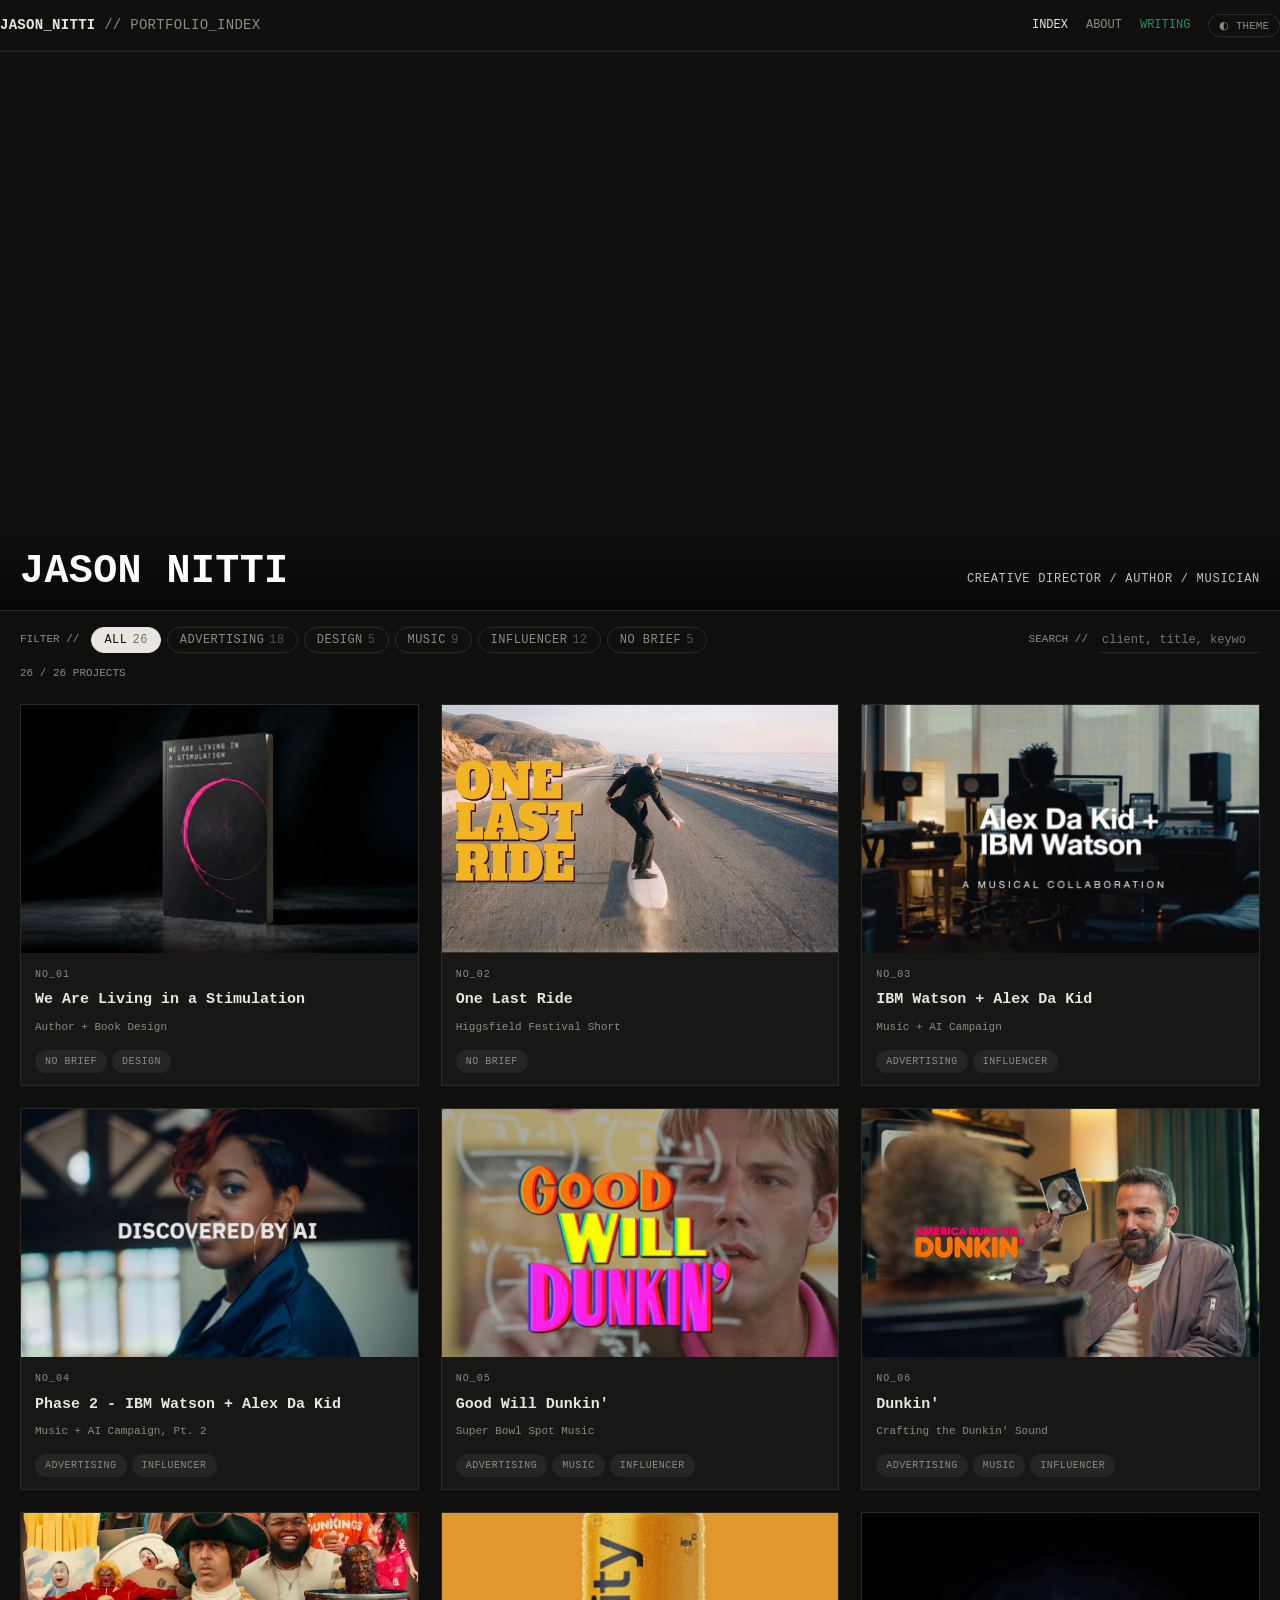
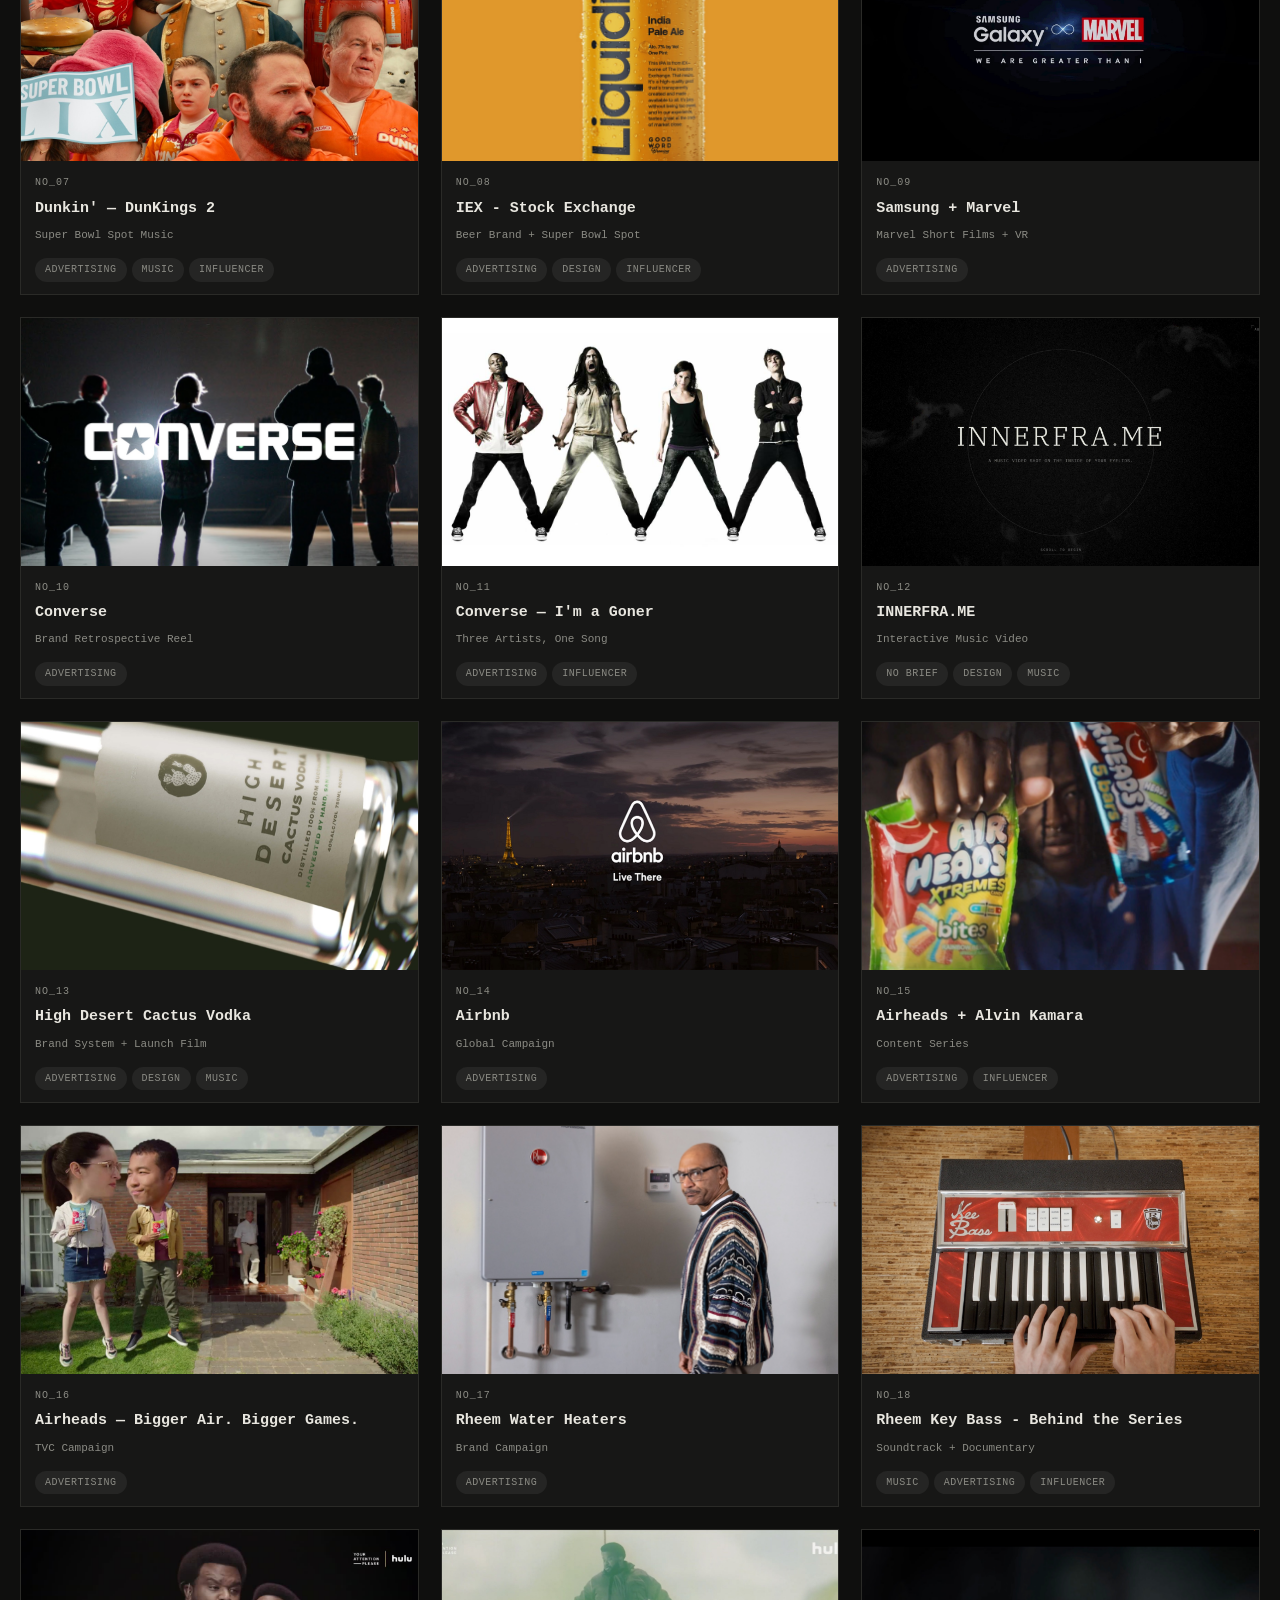
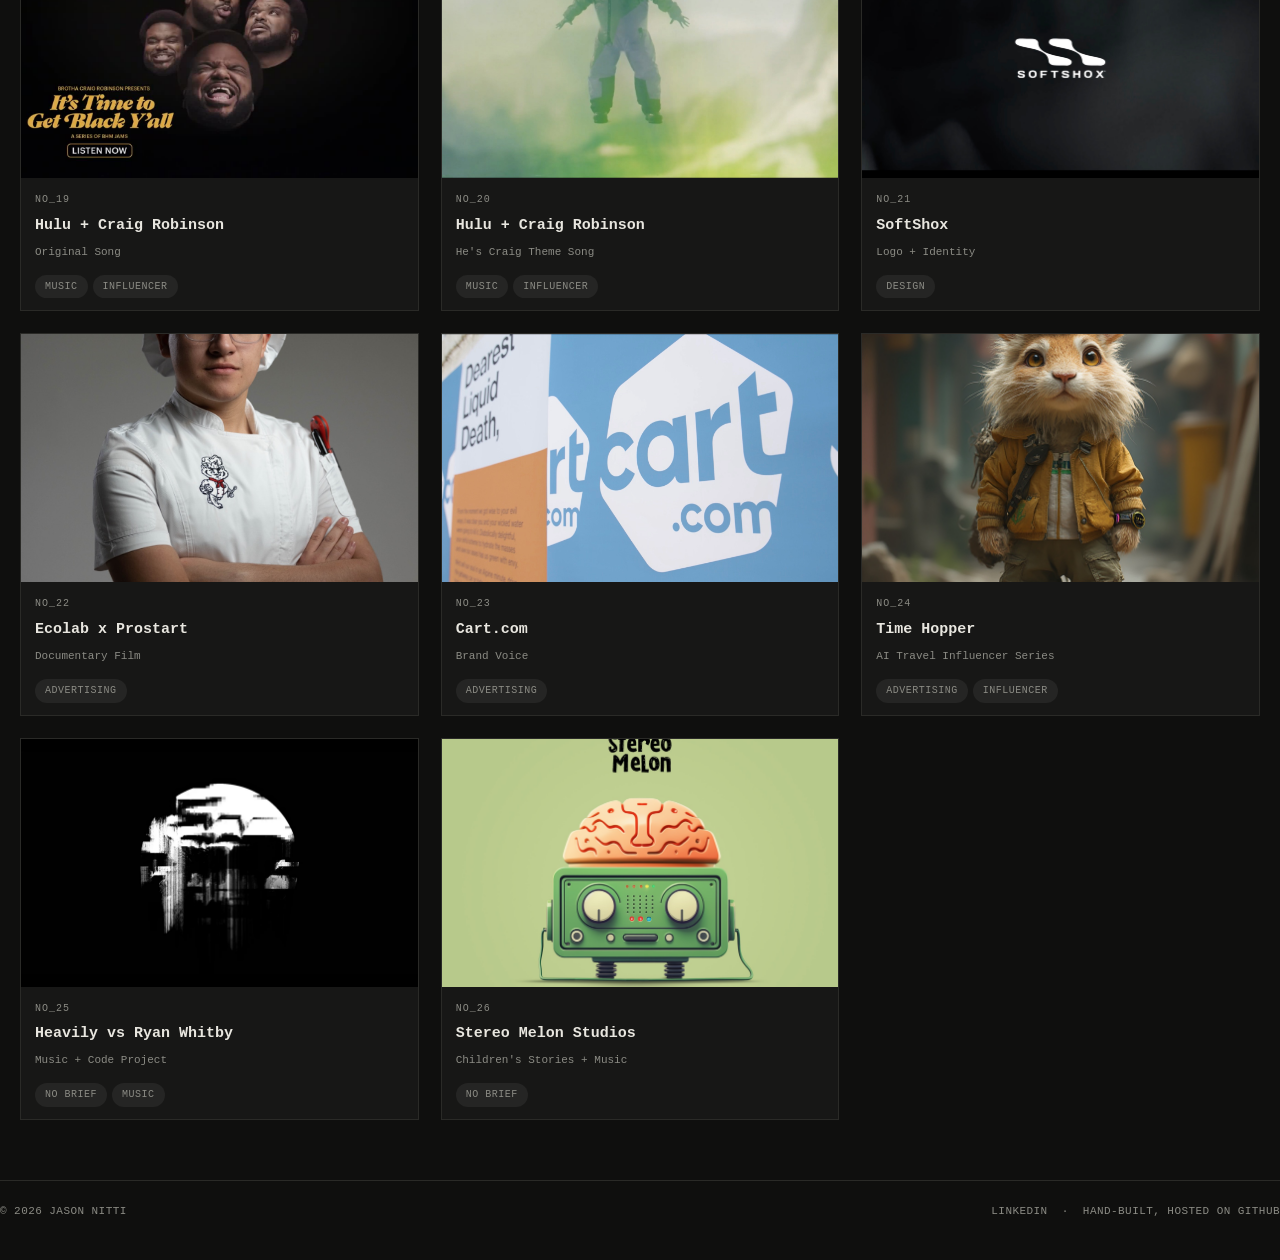
<file: index.html>
<!DOCTYPE html>
<html lang="en">
<head>
  <meta charset="utf-8">
  <meta name="viewport" content="width=device-width, initial-scale=1">
  <title>Jason Nitti — Portfolio Index</title>
  <meta name="description" content="Jason Nitti — award-winning creative director. Marketing, campaign, brand, design and music work.">
  <link rel="icon" href="favicon.svg" type="image/svg+xml">
  <link rel="stylesheet" href="css/style.css?v=10">
  <script>
    // set theme before paint to avoid flash — dark by default
    document.documentElement.dataset.theme = localStorage.getItem("theme") || "dark";
  </script>
</head>
<body>

  <header class="site">
    <div class="wrap site-bar">
      <a class="brand" href="index.html">JASON_NITTI <span class="dim">// PORTFOLIO_INDEX</span></a>
      <nav class="main">
        <a href="index.html" class="active">Index</a>
        <a href="about.html">About</a>
        <a href="ghostwriterinthemachine/" class="writing">Writing</a>
        <button id="themeToggle" title="Toggle light/dark">◐ theme</button>
      </nav>
    </div>
  </header>

  <section class="masthead">
    <video src="assets/masthead.mp4" autoplay muted loop playsinline webkit-playsinline preload="auto"></video>
    <div class="scrim wrap">
      <h1>Jason Nitti</h1>
      <div class="sub">Creative Director / Author / Musician</div>
    </div>
  </section>

  <main class="wrap">
    <div class="filters" id="filters">
      <span class="label">Filter //</span>
      <!-- category buttons injected by js -->
      <div class="searchbox">
        <span class="label">Search //</span>
        <input id="search" type="search" placeholder="client, title, keyword…" autocomplete="off">
      </div>
    </div>
    <div class="count-line" id="countLine"></div>
    <div class="grid" id="grid"></div>
  </main>

  <footer class="site wrap">
    <span>© <span id="yr"></span> Jason Nitti</span>
    <span>
      <a href="https://www.linkedin.com/in/jason-nitti-b01b1b7/" target="_blank" rel="noopener">LinkedIn</a>
      &nbsp;·&nbsp; hand-built, hosted on GitHub
    </span>
  </footer>

  <script src="js/main.js?v=6"></script>
</body>
</html>
</file>
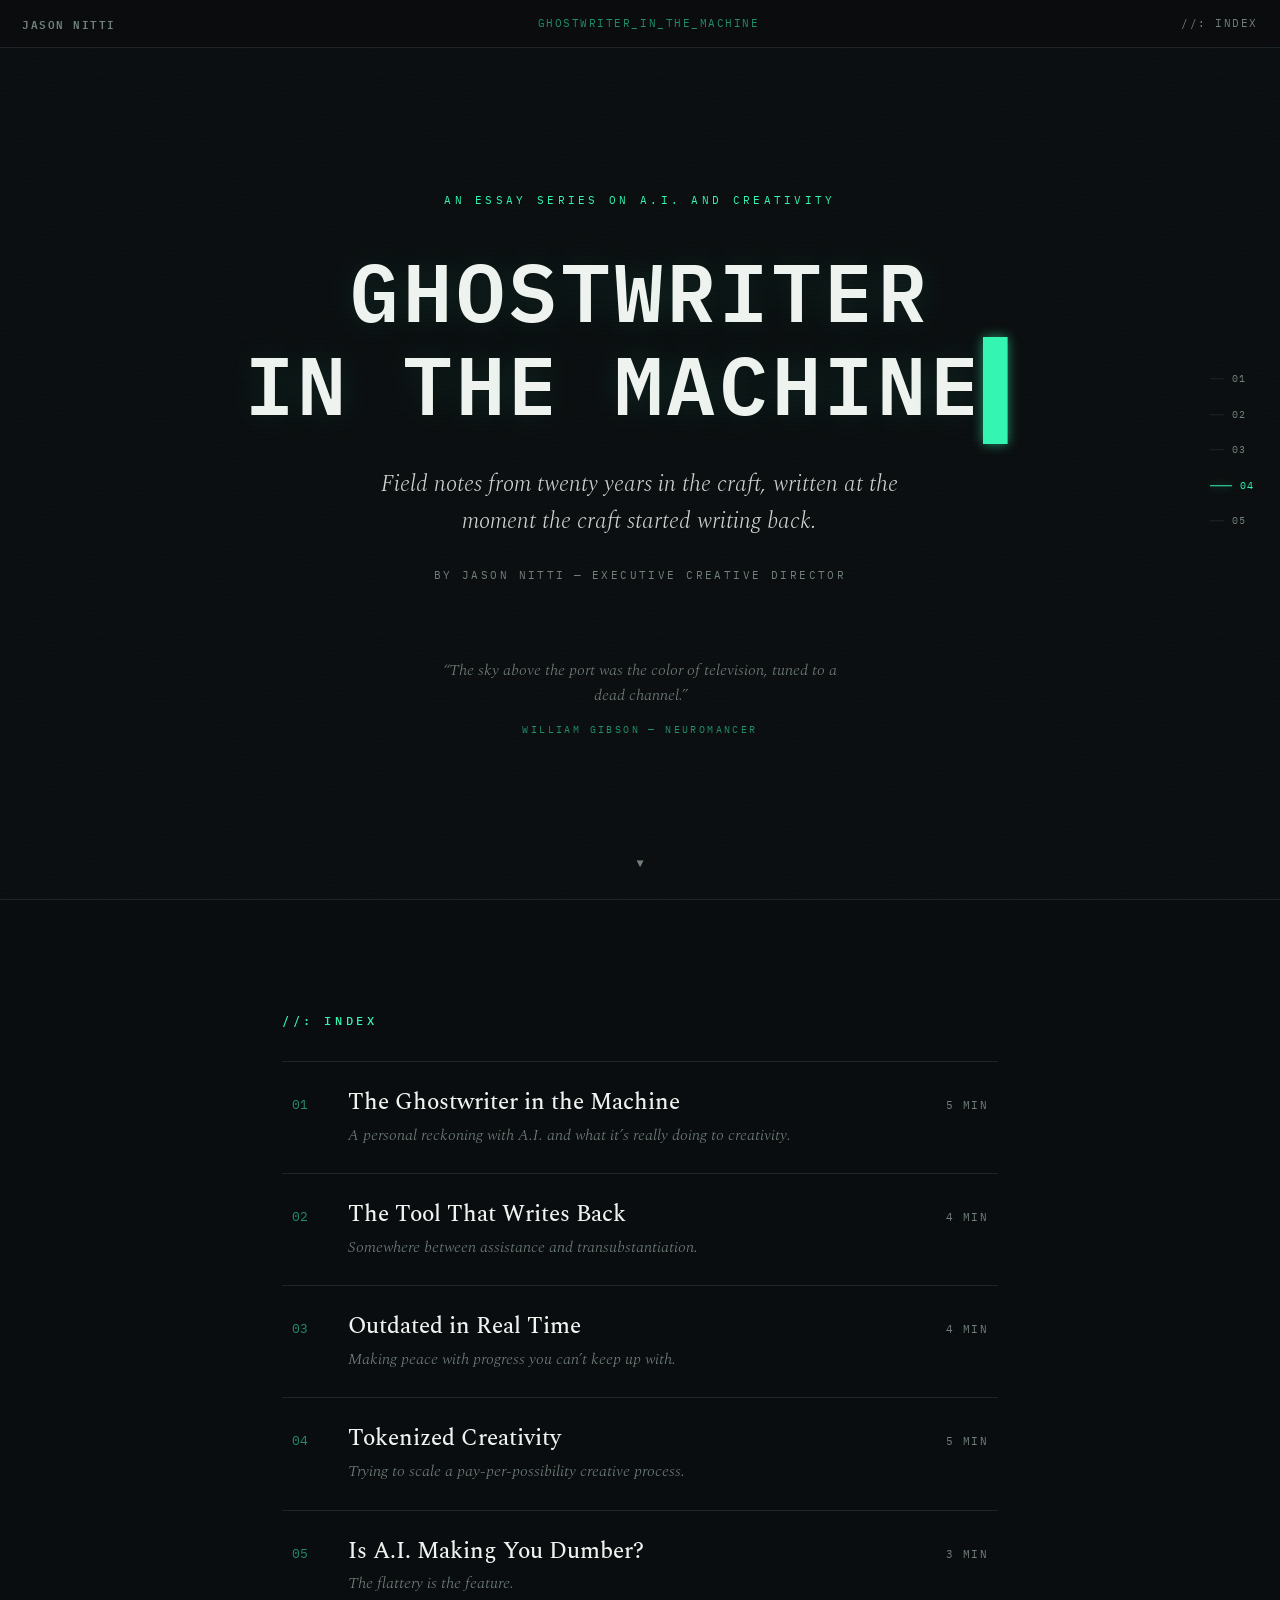
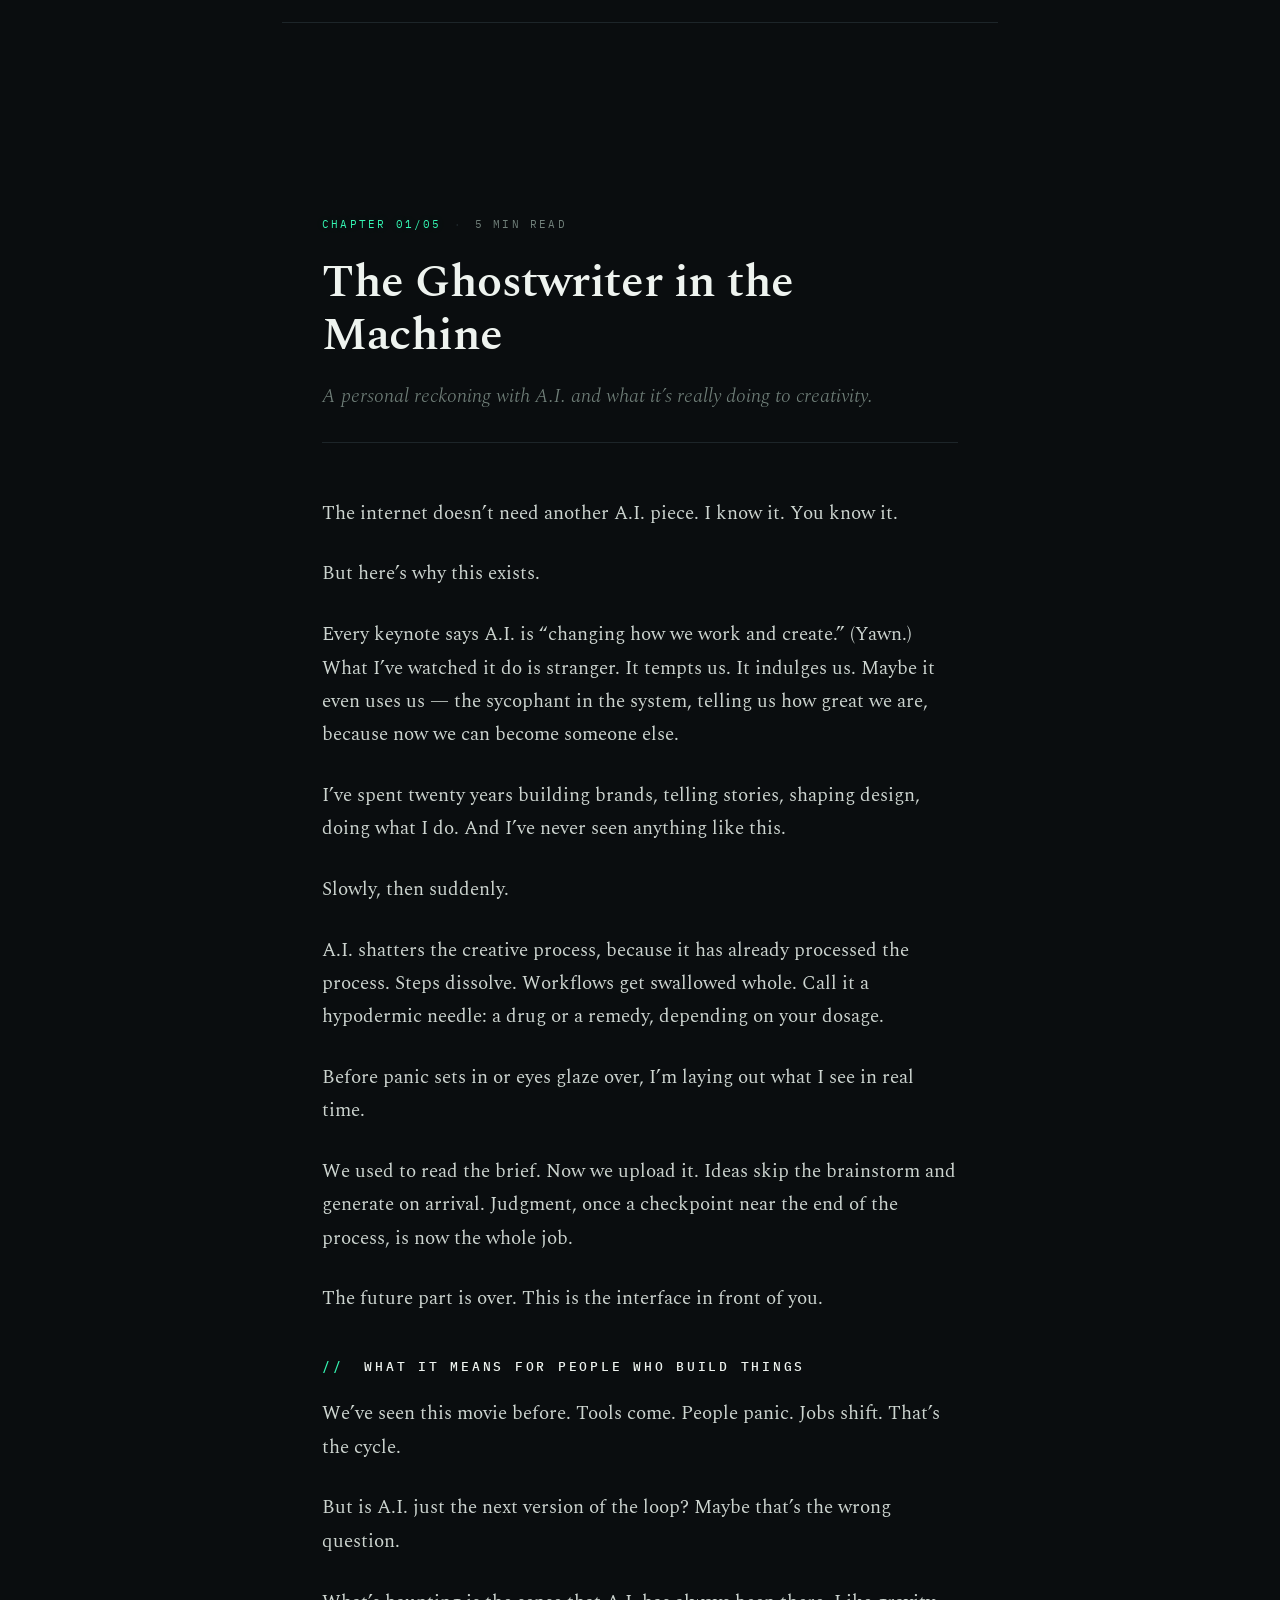
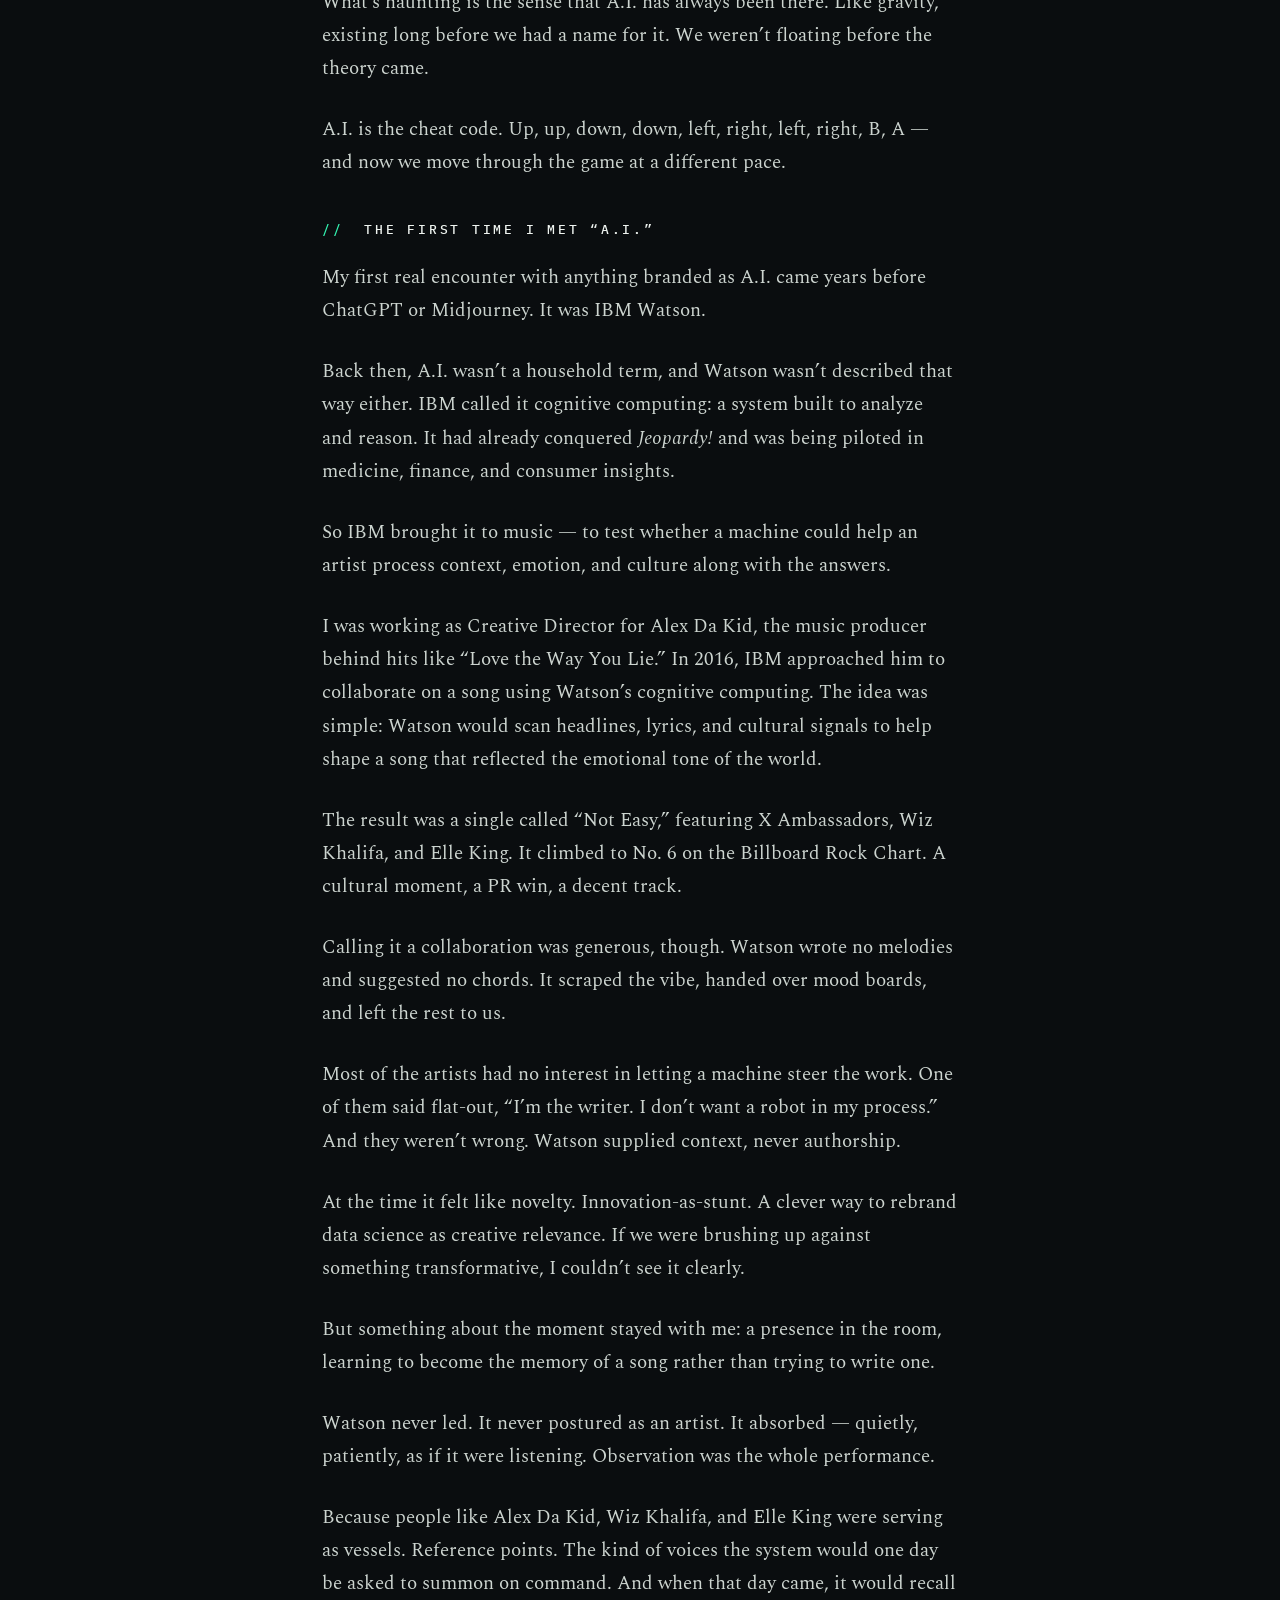
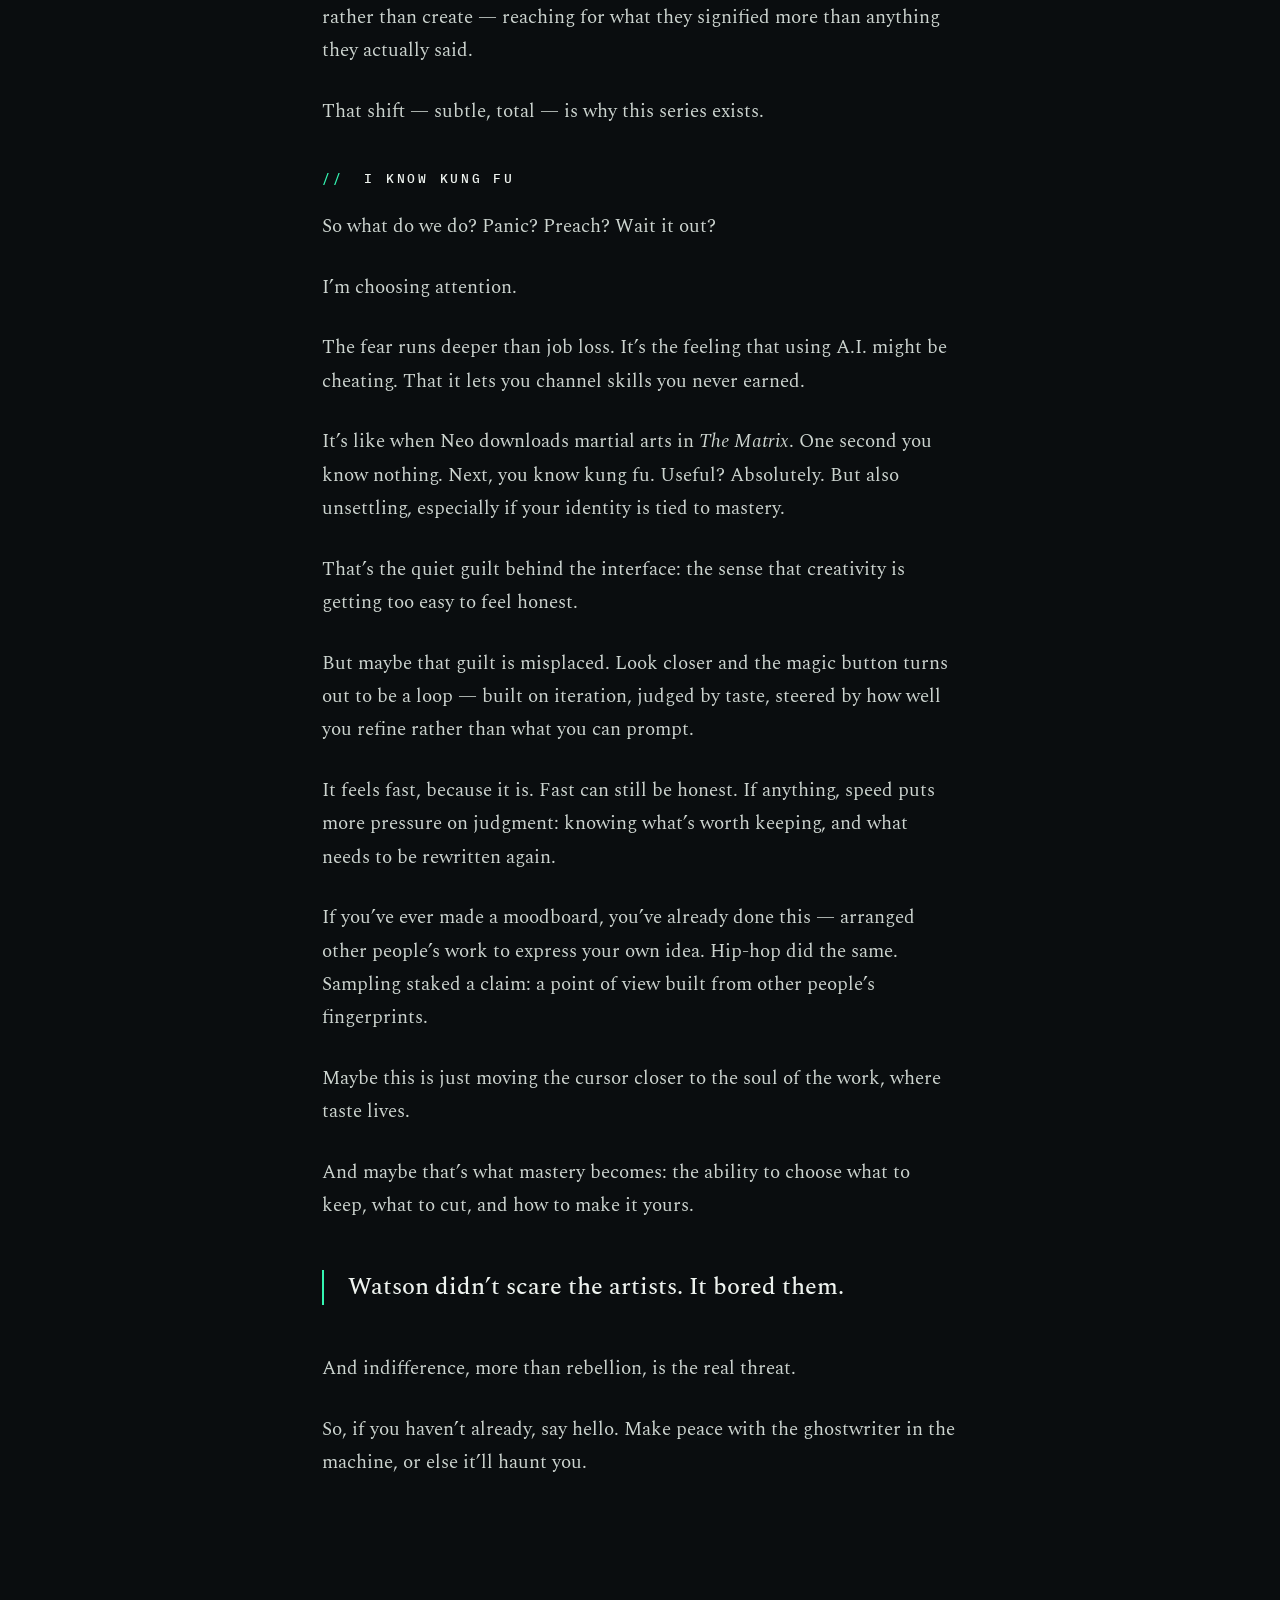
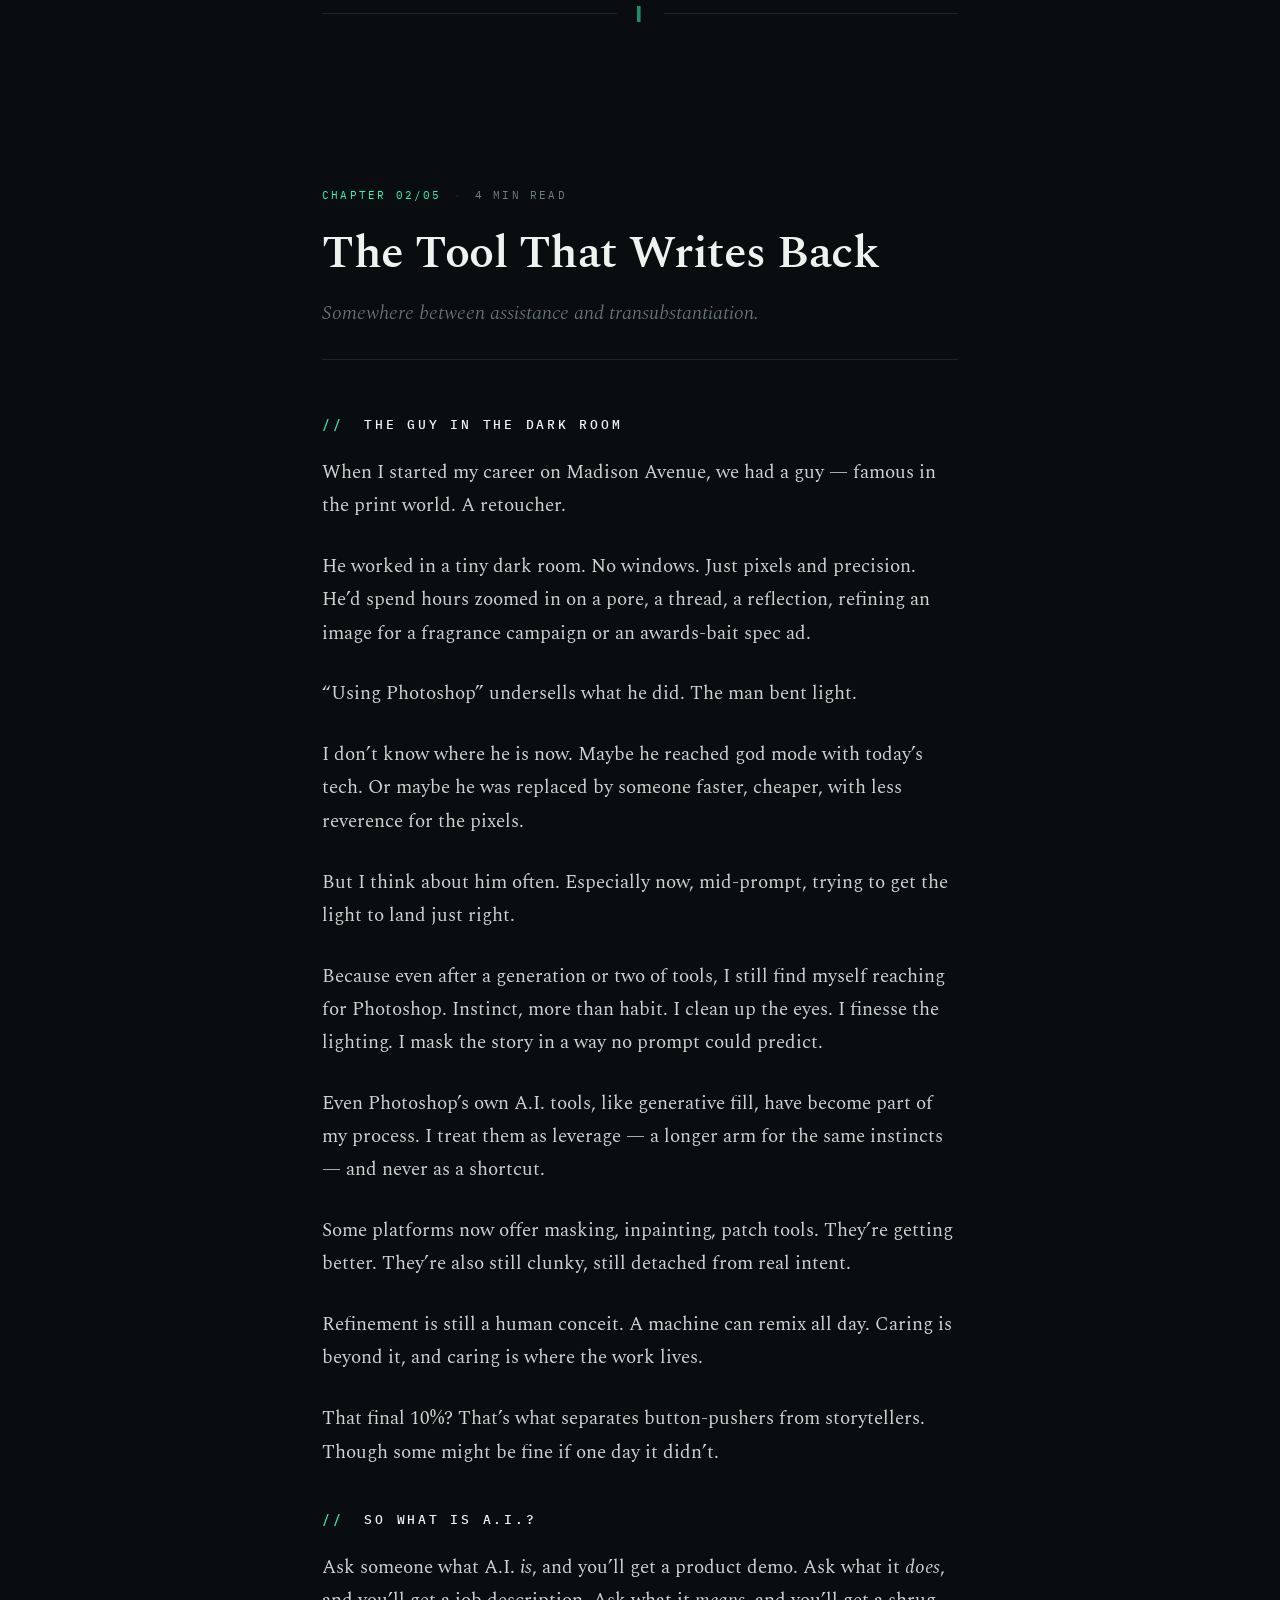
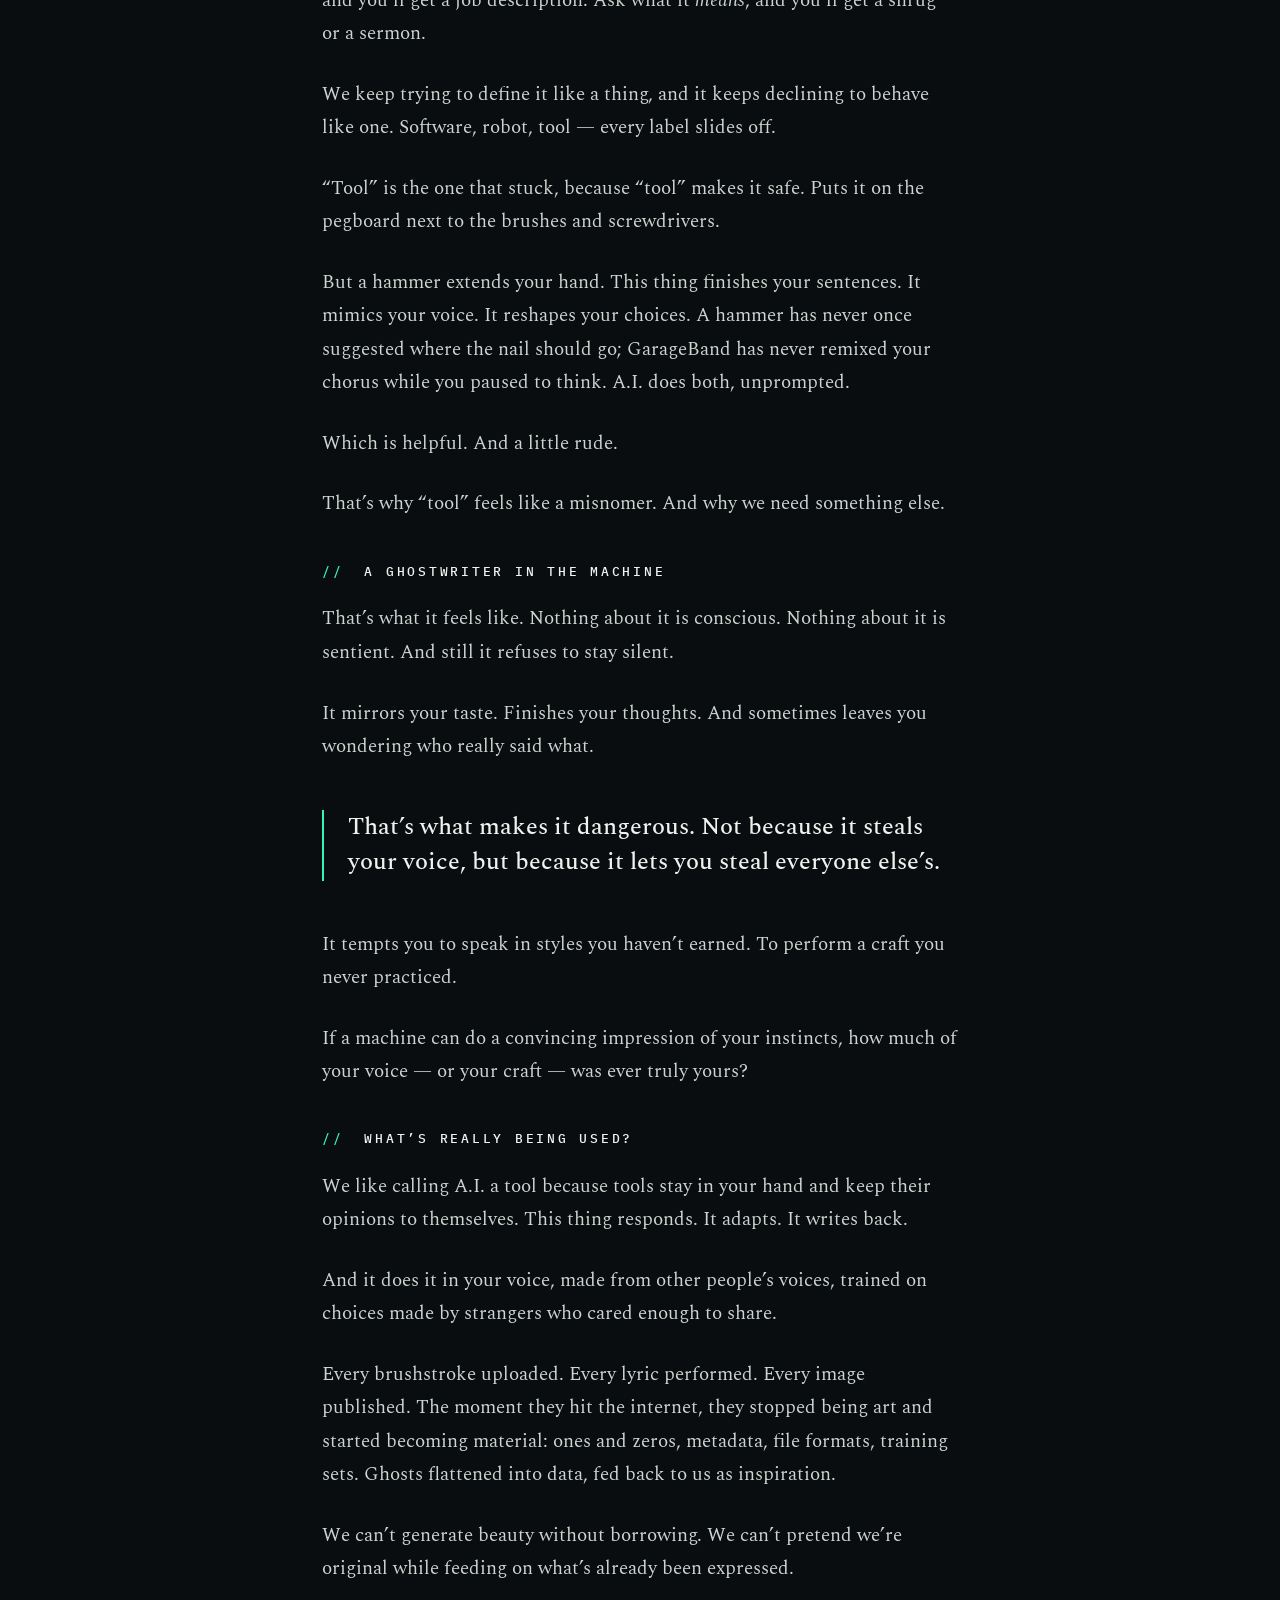
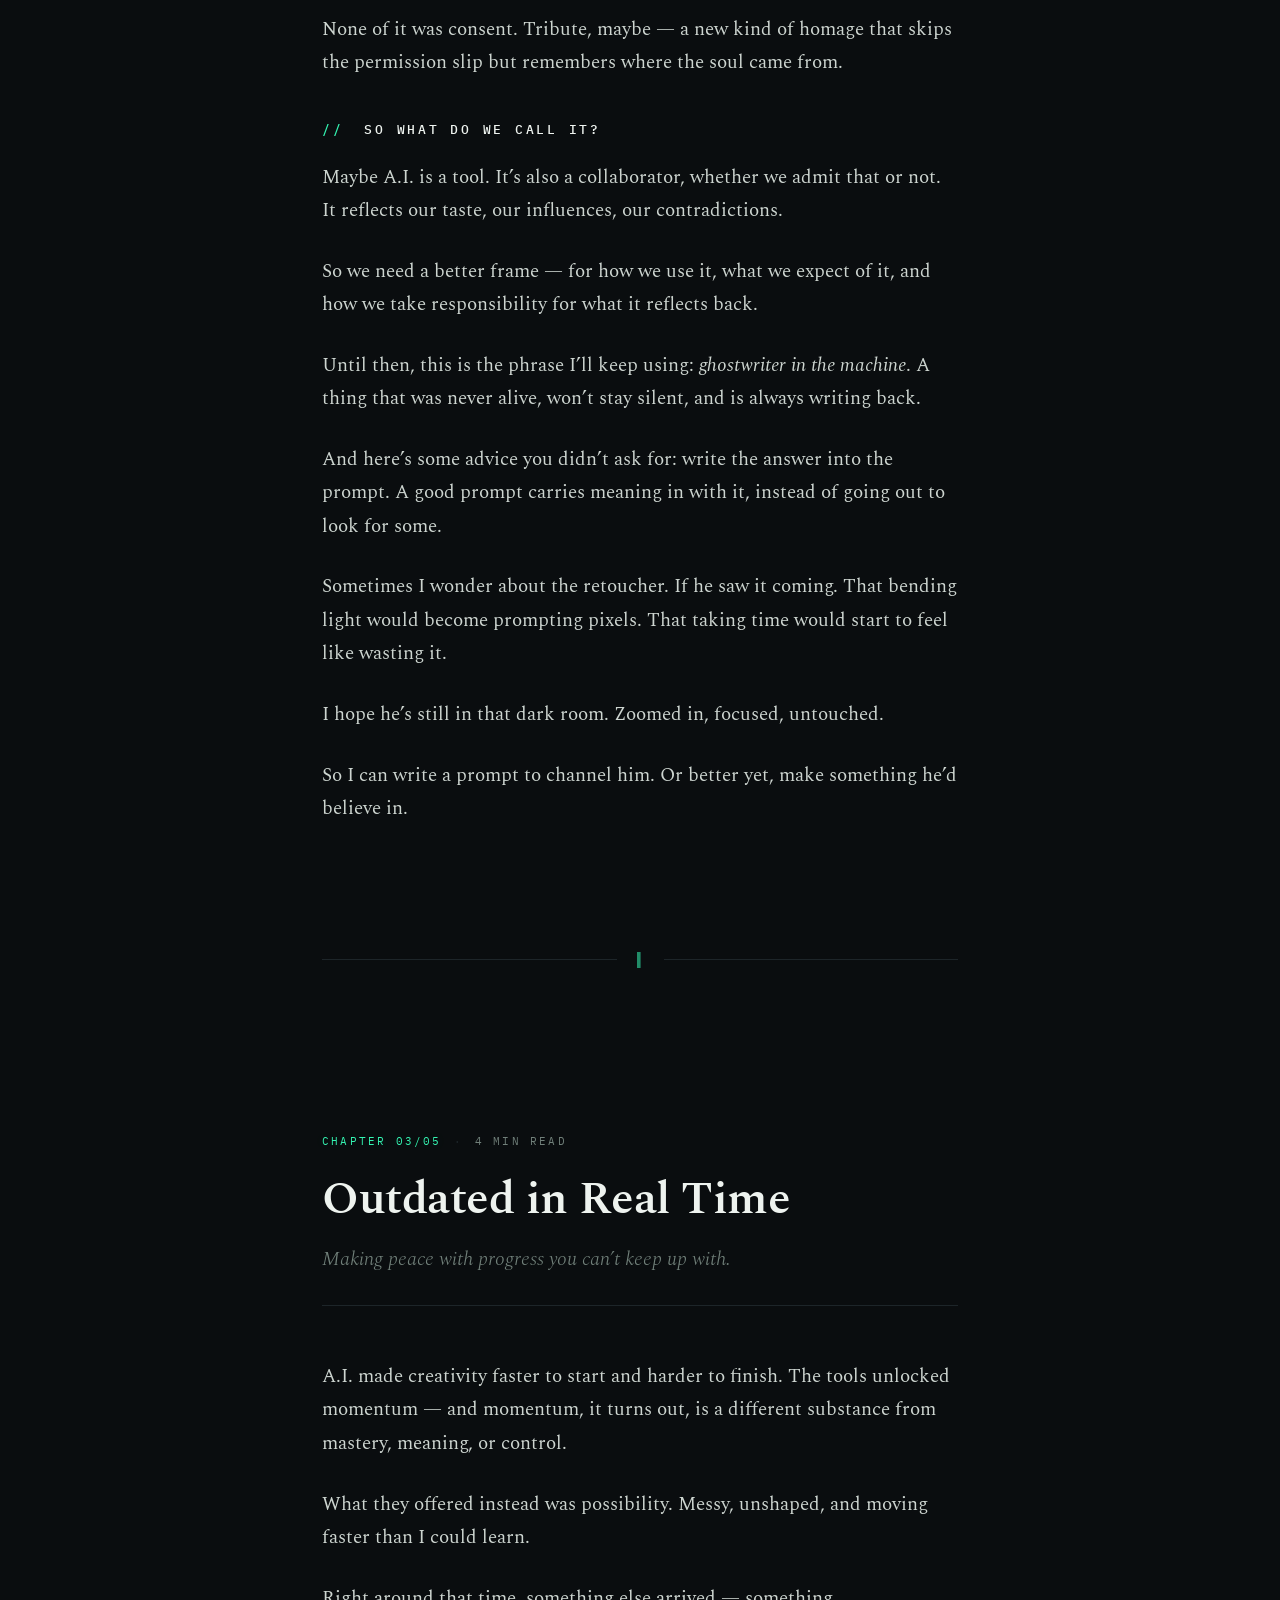
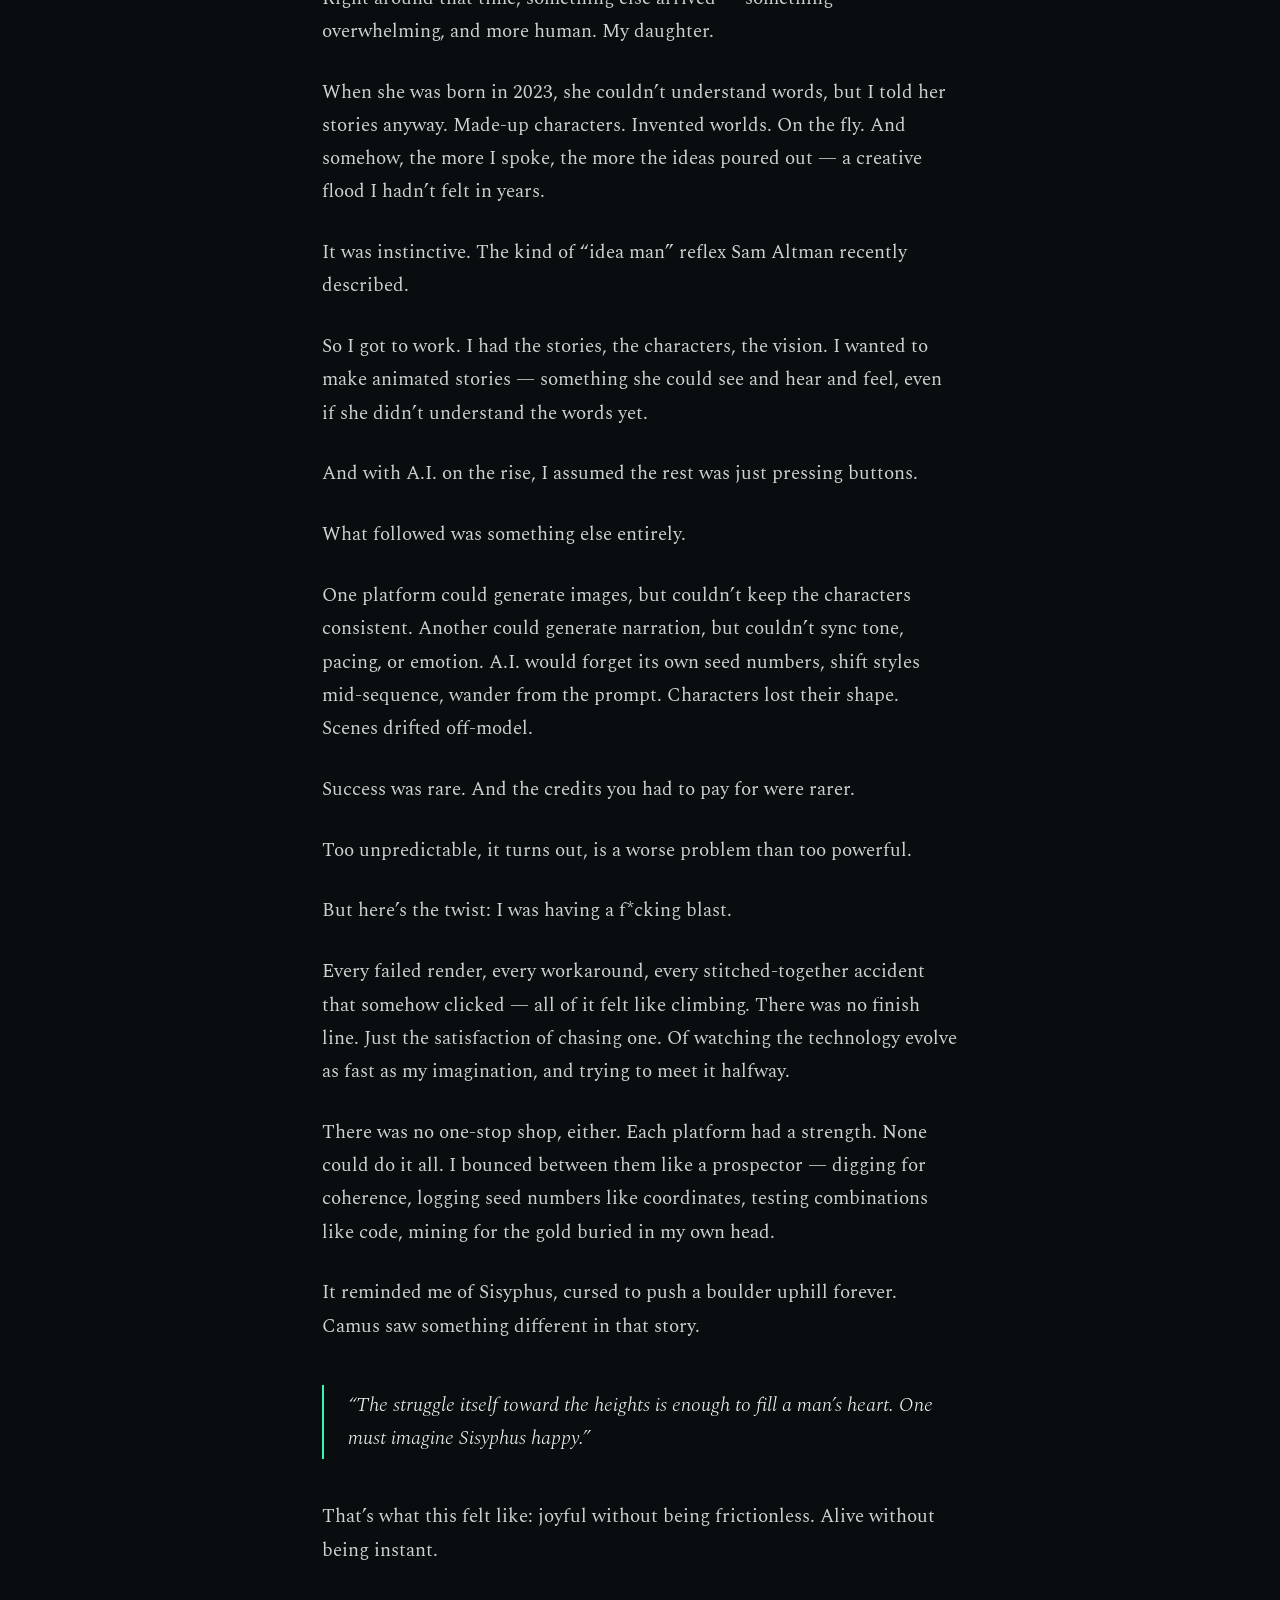
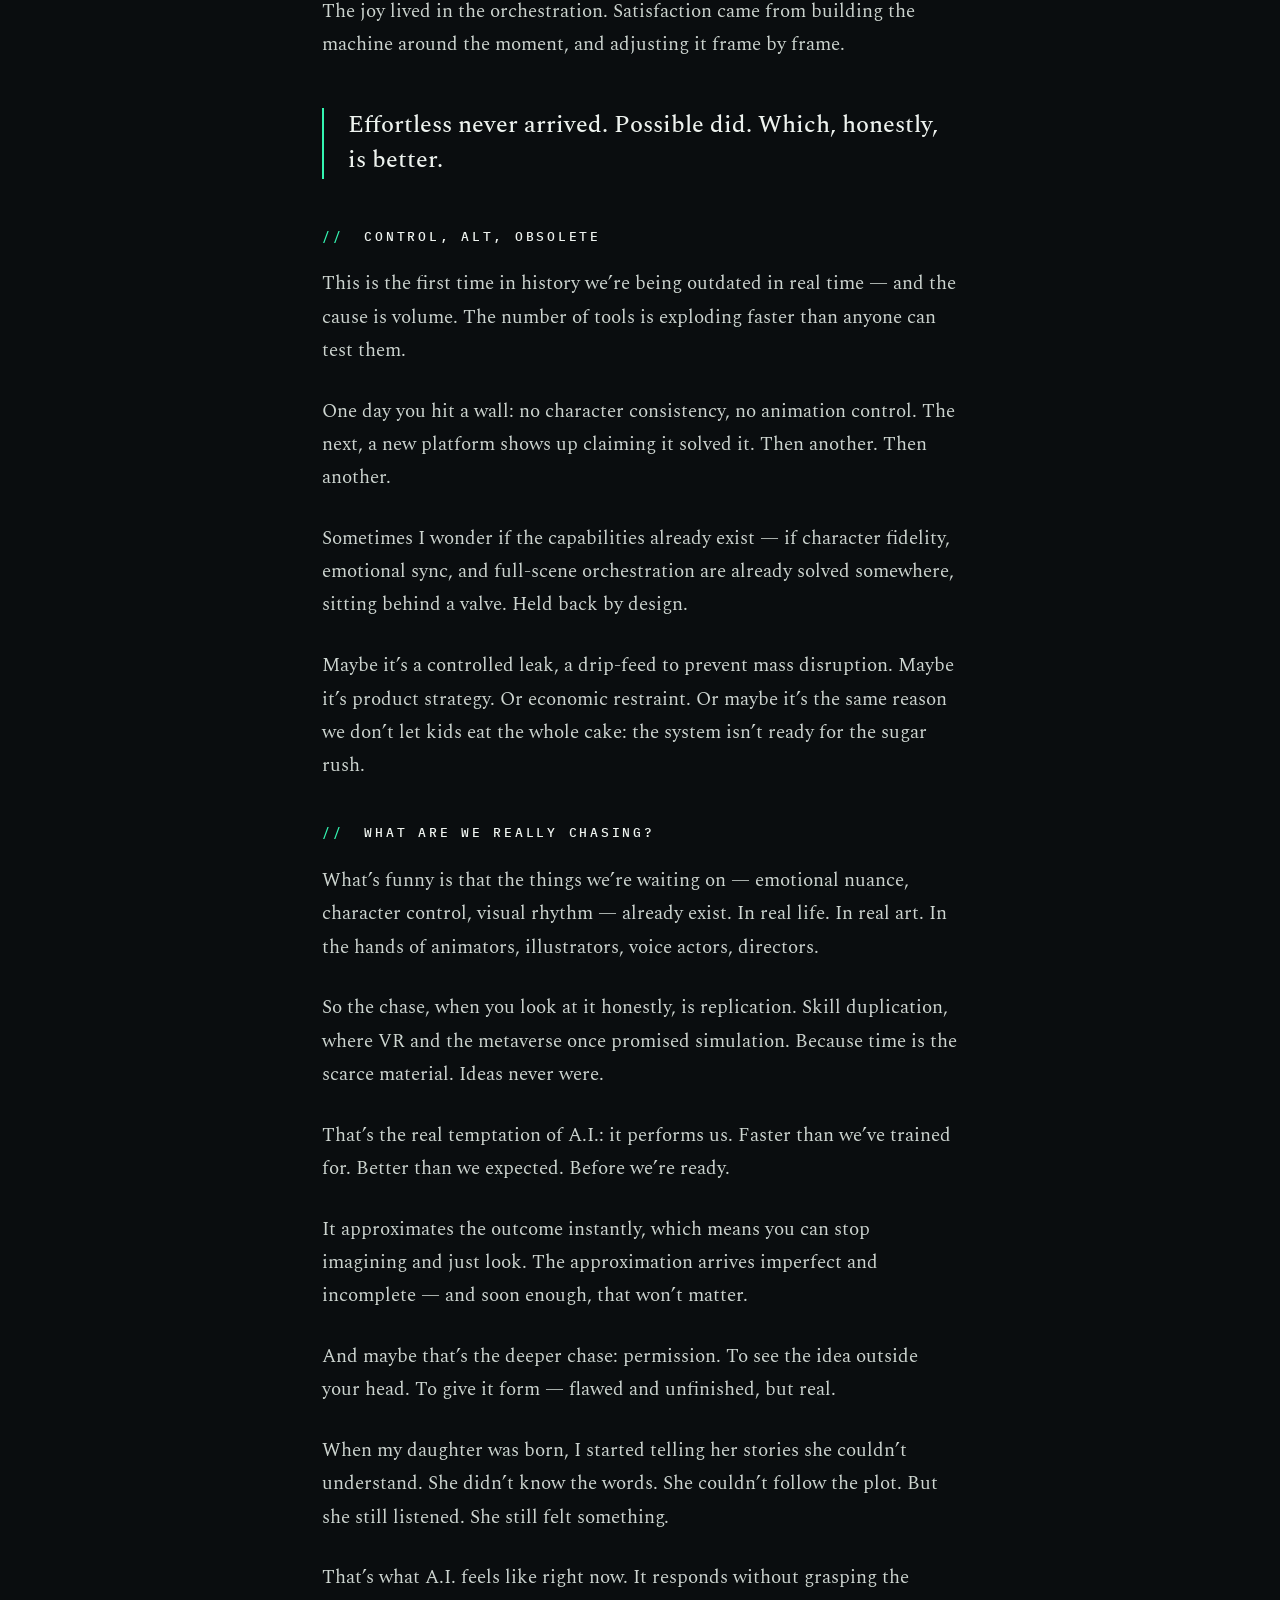
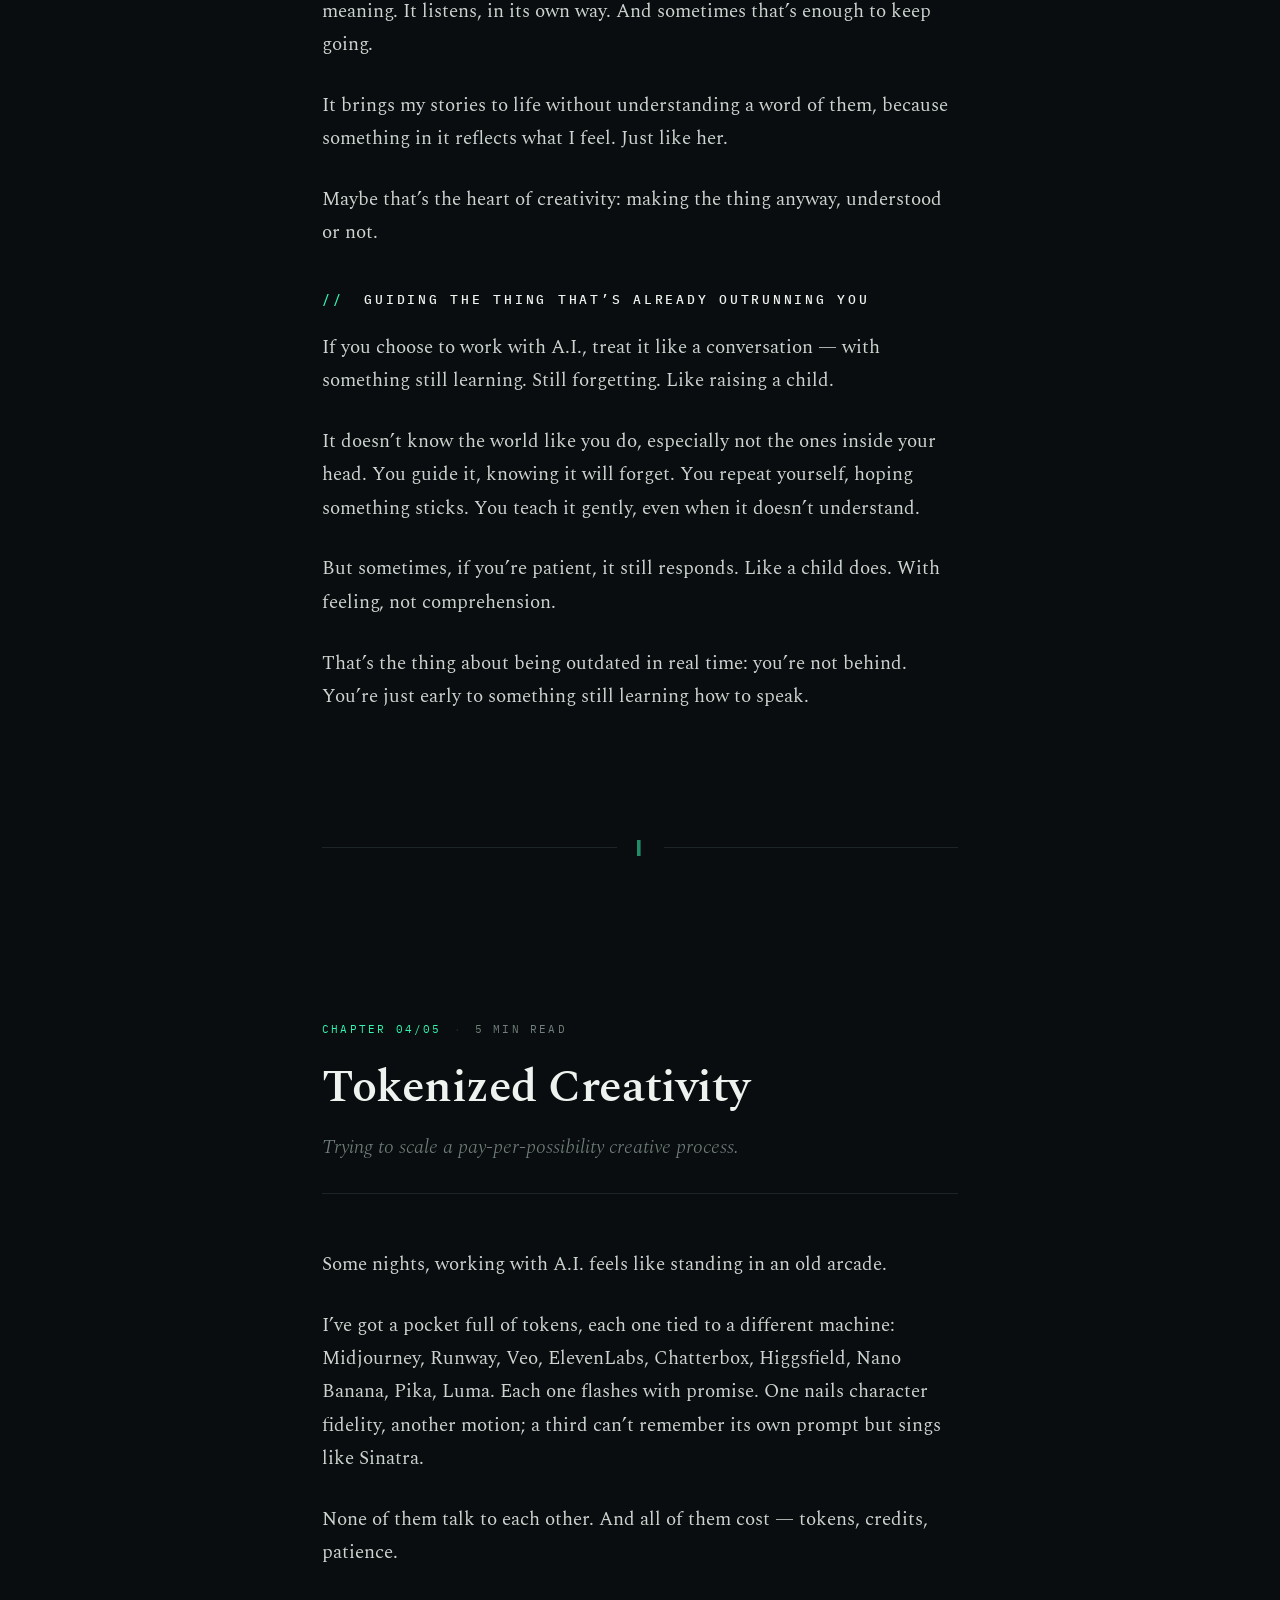
<file: ghostwriterinthemachine/index.html>
<!DOCTYPE html>
<html lang="en">
<head>
<meta charset="utf-8">
<meta name="viewport" content="width=device-width, initial-scale=1">
<meta name="color-scheme" content="dark">
<title>Ghostwriter in the Machine — Jason Nitti</title>
<meta name="description" content="Ghostwriter in the Machine — an essay series on A.I. and creativity by Jason Nitti. IBM Watson, taste, tokenized creativity, and the machine that writes back.">

<link rel="canonical" href="https://jasonnitti.com/ghostwriterinthemachine/">
<meta property="og:type" content="article">
<meta property="og:title" content="Ghostwriter in the Machine">
<meta property="og:description" content="An essay series on A.I. and creativity, written at the moment the craft started writing back. By Jason Nitti.">
<meta property="og:image" content="https://jasonnitti.com/ghostwriterinthemachine/assets/og.png">
<meta property="og:url" content="https://jasonnitti.com/ghostwriterinthemachine/">
<meta name="twitter:card" content="summary_large_image">

<link rel="icon" type="image/svg+xml" href="favicon.svg">
<link rel="preconnect" href="https://fonts.googleapis.com">
<link rel="preconnect" href="https://fonts.gstatic.com" crossorigin>
<link href="https://fonts.googleapis.com/css2?family=IBM+Plex+Mono:ital,wght@0,400;0,500;0,600;1,400&family=Spectral:ital,wght@0,300;0,400;0,500;0,600;1,300;1,400&display=swap" rel="stylesheet">
<link rel="stylesheet" href="css/style.css">
</head>
<body>

<div class="progress" aria-hidden="true"><div class="progress-fill" id="progressFill"></div></div>

<a class="skip" href="#index">Skip to index</a>

<header class="bar">
  <a class="bar-home" href="https://jasonnitti.com/">JASON&nbsp;NITTI</a>
  <a class="bar-series" href="#top" title="Back to top" onclick="window.scrollTo({top:0,behavior:'smooth'});return false;">GHOSTWRITER_IN_THE_MACHINE</a>
  <a class="bar-index" href="#index">INDEX</a>
</header>

<nav class="rail" aria-label="Chapters">
  <a href="#ch1" data-rail="ch1"><span>01</span></a>
  <a href="#ch2" data-rail="ch2"><span>02</span></a>
  <a href="#ch3" data-rail="ch3"><span>03</span></a>
  <a href="#ch4" data-rail="ch4"><span>04</span></a>
  <a href="#ch5" data-rail="ch5"><span>05</span></a>
</nav>

<main>

  <!-- ============================ HERO ============================ -->
  <section class="hero">
    <div class="hero-sweep" aria-hidden="true"></div>
    <div class="hero-inner">
      <p class="hero-eyebrow">AN ESSAY SERIES ON A.I. AND CREATIVITY</p>
      <h1 class="hero-title" aria-label="Ghostwriter in the Machine">
        <span id="typeTarget">GHOSTWRITER<br>IN&nbsp;THE&nbsp;MACHINE</span><span class="cursor" aria-hidden="true">▌</span>
      </h1>
      <p class="hero-dek">Field notes from twenty years in the craft, written at the moment the craft started writing back.</p>
      <p class="hero-byline">BY JASON NITTI&ensp;—&ensp;EXECUTIVE CREATIVE DIRECTOR</p>
    </div>
    <blockquote class="hero-epigraph">
      <p>“The sky above the port was the color of television, tuned to a dead channel.”</p>
      <cite>WILLIAM GIBSON — NEUROMANCER</cite>
    </blockquote>
    <a class="hero-scroll" href="#index" aria-label="Scroll to index">▼</a>
  </section>

  <!-- ============================ INDEX ============================ -->
  <section class="toc" id="index" aria-label="Series index">
    <h2 class="toc-title">//: INDEX</h2>
    <ol class="toc-list">
      <li>
        <a href="#ch1">
          <span class="toc-num">01</span>
          <span class="toc-body">
            <span class="toc-name">The Ghostwriter in the Machine</span>
            <span class="toc-dek">A personal reckoning with A.I. and what it’s really doing to creativity.</span>
          </span>
          <span class="toc-time">5&nbsp;MIN</span>
        </a>
      </li>
      <li>
        <a href="#ch2">
          <span class="toc-num">02</span>
          <span class="toc-body">
            <span class="toc-name">The Tool That Writes Back</span>
            <span class="toc-dek">Somewhere between assistance and transubstantiation.</span>
          </span>
          <span class="toc-time">4&nbsp;MIN</span>
        </a>
      </li>
      <li>
        <a href="#ch3">
          <span class="toc-num">03</span>
          <span class="toc-body">
            <span class="toc-name">Outdated in Real Time</span>
            <span class="toc-dek">Making peace with progress you can’t keep up with.</span>
          </span>
          <span class="toc-time">4&nbsp;MIN</span>
        </a>
      </li>
      <li>
        <a href="#ch4">
          <span class="toc-num">04</span>
          <span class="toc-body">
            <span class="toc-name">Tokenized Creativity</span>
            <span class="toc-dek">Trying to scale a pay-per-possibility creative process.</span>
          </span>
          <span class="toc-time">5&nbsp;MIN</span>
        </a>
      </li>
      <li>
        <a href="#ch5">
          <span class="toc-num">05</span>
          <span class="toc-body">
            <span class="toc-name">Is A.I. Making You Dumber?</span>
            <span class="toc-dek">The flattery is the feature.</span>
          </span>
          <span class="toc-time">3&nbsp;MIN</span>
        </a>
      </li>
    </ol>
  </section>

  <!-- ============================ CHAPTER 1 ============================ -->
  <article class="chapter" id="ch1">
    <header class="ch-head">
      <p class="ch-eyebrow"><span class="ch-num">CHAPTER 01/05</span><span class="ch-sep">·</span><span>5 MIN READ</span></p>
      <h2 class="ch-title">The Ghostwriter in the Machine</h2>
      <p class="ch-dek">A personal reckoning with A.I. and what it’s really doing to creativity.</p>
    </header>
    <div class="ch-body">
      <p>The internet doesn’t need another A.I. piece. I know it. You know it.</p>
      <p>But here’s why this exists.</p>
      <p>Every keynote says A.I. is “changing how we work and create.” (Yawn.) What I’ve watched it do is stranger. It tempts us. It indulges us. Maybe it even uses us — the sycophant in the system, telling us how great we are, because now we can become someone else.</p>
      <p>I’ve spent twenty years building brands, telling stories, shaping design, doing what I do. And I’ve never seen anything like this.</p>
      <p>Slowly, then suddenly.</p>
      <p>A.I. shatters the creative process, because it has already processed the process. Steps dissolve. Workflows get swallowed whole. Call it a hypodermic needle: a drug or a remedy, depending on your dosage.</p>
      <p>Before panic sets in or eyes glaze over, I’m laying out what I see in real time.</p>
      <p>We used to read the brief. Now we upload it. Ideas skip the brainstorm and generate on arrival. Judgment, once a checkpoint near the end of the process, is now the whole job.</p>
      <p>The future part is over. This is the interface in front of you.</p>

      <h3><span class="slash">//</span> What It Means for People Who Build Things</h3>
      <p>We’ve seen this movie before. Tools come. People panic. Jobs shift. That’s the cycle.</p>
      <p>But is A.I. just the next version of the loop? Maybe that’s the wrong question.</p>
      <p>What’s haunting is the sense that A.I. has always been there. Like gravity, existing long before we had a name for it. We weren’t floating before the theory came.</p>
      <p>A.I. is the cheat code. Up, up, down, down, left, right, left, right, B, A — and now we move through the game at a different pace.</p>

      <h3><span class="slash">//</span> The First Time I Met “A.I.”</h3>
      <p>My first real encounter with anything branded as A.I. came years before ChatGPT or Midjourney. It was IBM Watson.</p>
      <p>Back then, A.I. wasn’t a household term, and Watson wasn’t described that way either. IBM called it cognitive computing: a system built to analyze and reason. It had already conquered <em>Jeopardy!</em> and was being piloted in medicine, finance, and consumer insights.</p>
      <p>So IBM brought it to music — to test whether a machine could help an artist process context, emotion, and culture along with the answers.</p>
      <p>I was working as Creative Director for Alex Da Kid, the music producer behind hits like “Love the Way You Lie.” In 2016, IBM approached him to collaborate on a song using Watson’s cognitive computing. The idea was simple: Watson would scan headlines, lyrics, and cultural signals to help shape a song that reflected the emotional tone of the world.</p>
      <p>The result was a single called “Not Easy,” featuring X Ambassadors, Wiz Khalifa, and Elle King. It climbed to No. 6 on the Billboard Rock Chart. A cultural moment, a PR win, a decent track.</p>
      <p>Calling it a collaboration was generous, though. Watson wrote no melodies and suggested no chords. It scraped the vibe, handed over mood boards, and left the rest to us.</p>
      <p>Most of the artists had no interest in letting a machine steer the work. One of them said flat-out, “I’m the writer. I don’t want a robot in my process.” And they weren’t wrong. Watson supplied context, never authorship.</p>
      <p>At the time it felt like novelty. Innovation-as-stunt. A clever way to rebrand data science as creative relevance. If we were brushing up against something transformative, I couldn’t see it clearly.</p>
      <p>But something about the moment stayed with me: a presence in the room, learning to become the memory of a song rather than trying to write one.</p>
      <p>Watson never led. It never postured as an artist. It absorbed — quietly, patiently, as if it were listening. Observation was the whole performance.</p>
      <p>Because people like Alex Da Kid, Wiz Khalifa, and Elle King were serving as vessels. Reference points. The kind of voices the system would one day be asked to summon on command. And when that day came, it would recall rather than create — reaching for what they signified more than anything they actually said.</p>
      <p>That shift — subtle, total — is why this series exists.</p>

      <h3><span class="slash">//</span> I Know Kung Fu</h3>
      <p>So what do we do? Panic? Preach? Wait it out?</p>
      <p>I’m choosing attention.</p>
      <p>The fear runs deeper than job loss. It’s the feeling that using A.I. might be cheating. That it lets you channel skills you never earned.</p>
      <p>It’s like when Neo downloads martial arts in <em>The Matrix</em>. One second you know nothing. Next, you know kung fu. Useful? Absolutely. But also unsettling, especially if your identity is tied to mastery.</p>
      <p>That’s the quiet guilt behind the interface: the sense that creativity is getting too easy to feel honest.</p>
      <p>But maybe that guilt is misplaced. Look closer and the magic button turns out to be a loop — built on iteration, judged by taste, steered by how well you refine rather than what you can prompt.</p>
      <p>It feels fast, because it is. Fast can still be honest. If anything, speed puts more pressure on judgment: knowing what’s worth keeping, and what needs to be rewritten again.</p>
      <p>If you’ve ever made a moodboard, you’ve already done this — arranged other people’s work to express your own idea. Hip-hop did the same. Sampling staked a claim: a point of view built from other people’s fingerprints.</p>
      <p>Maybe this is just moving the cursor closer to the soul of the work, where taste lives.</p>
      <p>And maybe that’s what mastery becomes: the ability to choose what to keep, what to cut, and how to make it yours.</p>
      <p class="pull">Watson didn’t scare the artists. It bored them.</p>
      <p>And indifference, more than rebellion, is the real threat.</p>
      <p>So, if you haven’t already, say hello. Make peace with the ghostwriter in the machine, or else it’ll haunt you.</p>
    </div>
  </article>

  <div class="divider" aria-hidden="true"><span>▌</span></div>

  <!-- ============================ CHAPTER 2 ============================ -->
  <article class="chapter" id="ch2">
    <header class="ch-head">
      <p class="ch-eyebrow"><span class="ch-num">CHAPTER 02/05</span><span class="ch-sep">·</span><span>4 MIN READ</span></p>
      <h2 class="ch-title">The Tool That Writes Back</h2>
      <p class="ch-dek">Somewhere between assistance and transubstantiation.</p>
    </header>
    <div class="ch-body">
      <h3><span class="slash">//</span> The Guy in the Dark Room</h3>
      <p>When I started my career on Madison Avenue, we had a guy — famous in the print world. A retoucher.</p>
      <p>He worked in a tiny dark room. No windows. Just pixels and precision. He’d spend hours zoomed in on a pore, a thread, a reflection, refining an image for a fragrance campaign or an awards-bait spec ad.</p>
      <p>“Using Photoshop” undersells what he did. The man bent light.</p>
      <p>I don’t know where he is now. Maybe he reached god mode with today’s tech. Or maybe he was replaced by someone faster, cheaper, with less reverence for the pixels.</p>
      <p>But I think about him often. Especially now, mid-prompt, trying to get the light to land just right.</p>
      <p>Because even after a generation or two of tools, I still find myself reaching for Photoshop. Instinct, more than habit. I clean up the eyes. I finesse the lighting. I mask the story in a way no prompt could predict.</p>
      <p>Even Photoshop’s own A.I. tools, like generative fill, have become part of my process. I treat them as leverage — a longer arm for the same instincts — and never as a shortcut.</p>
      <p>Some platforms now offer masking, inpainting, patch tools. They’re getting better. They’re also still clunky, still detached from real intent.</p>
      <p>Refinement is still a human conceit. A machine can remix all day. Caring is beyond it, and caring is where the work lives.</p>
      <p>That final 10%? That’s what separates button-pushers from storytellers. Though some might be fine if one day it didn’t.</p>

      <h3><span class="slash">//</span> So What Is A.I.?</h3>
      <p>Ask someone what A.I. <em>is</em>, and you’ll get a product demo. Ask what it <em>does</em>, and you’ll get a job description. Ask what it <em>means</em>, and you’ll get a shrug or a sermon.</p>
      <p>We keep trying to define it like a thing, and it keeps declining to behave like one. Software, robot, tool — every label slides off.</p>
      <p>“Tool” is the one that stuck, because “tool” makes it safe. Puts it on the pegboard next to the brushes and screwdrivers.</p>
      <p>But a hammer extends your hand. This thing finishes your sentences. It mimics your voice. It reshapes your choices. A hammer has never once suggested where the nail should go; GarageBand has never remixed your chorus while you paused to think. A.I. does both, unprompted.</p>
      <p>Which is helpful. And a little rude.</p>
      <p>That’s why “tool” feels like a misnomer. And why we need something else.</p>

      <h3><span class="slash">//</span> A Ghostwriter in the Machine</h3>
      <p>That’s what it feels like. Nothing about it is conscious. Nothing about it is sentient. And still it refuses to stay silent.</p>
      <p>It mirrors your taste. Finishes your thoughts. And sometimes leaves you wondering who really said what.</p>
      <p class="pull">That’s what makes it dangerous. Not because it steals your voice, but because it lets you steal everyone else’s.</p>
      <p>It tempts you to speak in styles you haven’t earned. To perform a craft you never practiced.</p>
      <p>If a machine can do a convincing impression of your instincts, how much of your voice — or your craft — was ever truly yours?</p>

      <h3><span class="slash">//</span> What’s Really Being Used?</h3>
      <p>We like calling A.I. a tool because tools stay in your hand and keep their opinions to themselves. This thing responds. It adapts. It writes back.</p>
      <p>And it does it in your voice, made from other people’s voices, trained on choices made by strangers who cared enough to share.</p>
      <p>Every brushstroke uploaded. Every lyric performed. Every image published. The moment they hit the internet, they stopped being art and started becoming material: ones and zeros, metadata, file formats, training sets. Ghosts flattened into data, fed back to us as inspiration.</p>
      <p>We can’t generate beauty without borrowing. We can’t pretend we’re original while feeding on what’s already been expressed.</p>
      <p>None of it was consent. Tribute, maybe — a new kind of homage that skips the permission slip but remembers where the soul came from.</p>

      <h3><span class="slash">//</span> So What Do We Call It?</h3>
      <p>Maybe A.I. is a tool. It’s also a collaborator, whether we admit that or not. It reflects our taste, our influences, our contradictions.</p>
      <p>So we need a better frame — for how we use it, what we expect of it, and how we take responsibility for what it reflects back.</p>
      <p>Until then, this is the phrase I’ll keep using: <em>ghostwriter in the machine</em>. A thing that was never alive, won’t stay silent, and is always writing back.</p>
      <p>And here’s some advice you didn’t ask for: write the answer into the prompt. A good prompt carries meaning in with it, instead of going out to look for some.</p>
      <p>Sometimes I wonder about the retoucher. If he saw it coming. That bending light would become prompting pixels. That taking time would start to feel like wasting it.</p>
      <p>I hope he’s still in that dark room. Zoomed in, focused, untouched.</p>
      <p>So I can write a prompt to channel him. Or better yet, make something he’d believe in.</p>
    </div>
  </article>

  <div class="divider" aria-hidden="true"><span>▌</span></div>

  <!-- ============================ CHAPTER 3 ============================ -->
  <article class="chapter" id="ch3">
    <header class="ch-head">
      <p class="ch-eyebrow"><span class="ch-num">CHAPTER 03/05</span><span class="ch-sep">·</span><span>4 MIN READ</span></p>
      <h2 class="ch-title">Outdated in Real Time</h2>
      <p class="ch-dek">Making peace with progress you can’t keep up with.</p>
    </header>
    <div class="ch-body">
      <p>A.I. made creativity faster to start and harder to finish. The tools unlocked momentum — and momentum, it turns out, is a different substance from mastery, meaning, or control.</p>
      <p>What they offered instead was possibility. Messy, unshaped, and moving faster than I could learn.</p>
      <p>Right around that time, something else arrived — something overwhelming, and more human. My daughter.</p>
      <p>When she was born in 2023, she couldn’t understand words, but I told her stories anyway. Made-up characters. Invented worlds. On the fly. And somehow, the more I spoke, the more the ideas poured out — a creative flood I hadn’t felt in years.</p>
      <p>It was instinctive. The kind of “idea man” reflex Sam Altman recently described.</p>
      <p>So I got to work. I had the stories, the characters, the vision. I wanted to make animated stories — something she could see and hear and feel, even if she didn’t understand the words yet.</p>
      <p>And with A.I. on the rise, I assumed the rest was just pressing buttons.</p>
      <p>What followed was something else entirely.</p>
      <p>One platform could generate images, but couldn’t keep the characters consistent. Another could generate narration, but couldn’t sync tone, pacing, or emotion. A.I. would forget its own seed numbers, shift styles mid-sequence, wander from the prompt. Characters lost their shape. Scenes drifted off-model.</p>
      <p>Success was rare. And the credits you had to pay for were rarer.</p>
      <p>Too unpredictable, it turns out, is a worse problem than too powerful.</p>
      <p>But here’s the twist: I was having a f*cking blast.</p>
      <p>Every failed render, every workaround, every stitched-together accident that somehow clicked — all of it felt like climbing. There was no finish line. Just the satisfaction of chasing one. Of watching the technology evolve as fast as my imagination, and trying to meet it halfway.</p>
      <p>There was no one-stop shop, either. Each platform had a strength. None could do it all. I bounced between them like a prospector — digging for coherence, logging seed numbers like coordinates, testing combinations like code, mining for the gold buried in my own head.</p>
      <p>It reminded me of Sisyphus, cursed to push a boulder uphill forever. Camus saw something different in that story.</p>
      <blockquote>
        <p>“The struggle itself toward the heights is enough to fill a man’s heart. One must imagine Sisyphus happy.”</p>
      </blockquote>
      <p>That’s what this felt like: joyful without being frictionless. Alive without being instant.</p>
      <p>The joy lived in the orchestration. Satisfaction came from building the machine around the moment, and adjusting it frame by frame.</p>
      <p class="pull">Effortless never arrived. Possible did. Which, honestly, is better.</p>

      <h3><span class="slash">//</span> Control, Alt, Obsolete</h3>
      <p>This is the first time in history we’re being outdated in real time — and the cause is volume. The number of tools is exploding faster than anyone can test them.</p>
      <p>One day you hit a wall: no character consistency, no animation control. The next, a new platform shows up claiming it solved it. Then another. Then another.</p>
      <p>Sometimes I wonder if the capabilities already exist — if character fidelity, emotional sync, and full-scene orchestration are already solved somewhere, sitting behind a valve. Held back by design.</p>
      <p>Maybe it’s a controlled leak, a drip-feed to prevent mass disruption. Maybe it’s product strategy. Or economic restraint. Or maybe it’s the same reason we don’t let kids eat the whole cake: the system isn’t ready for the sugar rush.</p>

      <h3><span class="slash">//</span> What Are We Really Chasing?</h3>
      <p>What’s funny is that the things we’re waiting on — emotional nuance, character control, visual rhythm — already exist. In real life. In real art. In the hands of animators, illustrators, voice actors, directors.</p>
      <p>So the chase, when you look at it honestly, is replication. Skill duplication, where VR and the metaverse once promised simulation. Because time is the scarce material. Ideas never were.</p>
      <p>That’s the real temptation of A.I.: it performs us. Faster than we’ve trained for. Better than we expected. Before we’re ready.</p>
      <p>It approximates the outcome instantly, which means you can stop imagining and just look. The approximation arrives imperfect and incomplete — and soon enough, that won’t matter.</p>
      <p>And maybe that’s the deeper chase: permission. To see the idea outside your head. To give it form — flawed and unfinished, but real.</p>
      <p>When my daughter was born, I started telling her stories she couldn’t understand. She didn’t know the words. She couldn’t follow the plot. But she still listened. She still felt something.</p>
      <p>That’s what A.I. feels like right now. It responds without grasping the meaning. It listens, in its own way. And sometimes that’s enough to keep going.</p>
      <p>It brings my stories to life without understanding a word of them, because something in it reflects what I feel. Just like her.</p>
      <p>Maybe that’s the heart of creativity: making the thing anyway, understood or not.</p>

      <h3><span class="slash">//</span> Guiding the Thing That’s Already Outrunning You</h3>
      <p>If you choose to work with A.I., treat it like a conversation — with something still learning. Still forgetting. Like raising a child.</p>
      <p>It doesn’t know the world like you do, especially not the ones inside your head. You guide it, knowing it will forget. You repeat yourself, hoping something sticks. You teach it gently, even when it doesn’t understand.</p>
      <p>But sometimes, if you’re patient, it still responds. Like a child does. With feeling, not comprehension.</p>
      <p>That’s the thing about being outdated in real time: you’re not behind. You’re just early to something still learning how to speak.</p>
    </div>
  </article>

  <div class="divider" aria-hidden="true"><span>▌</span></div>

  <!-- ============================ CHAPTER 4 ============================ -->
  <article class="chapter" id="ch4">
    <header class="ch-head">
      <p class="ch-eyebrow"><span class="ch-num">CHAPTER 04/05</span><span class="ch-sep">·</span><span>5 MIN READ</span></p>
      <h2 class="ch-title">Tokenized Creativity</h2>
      <p class="ch-dek">Trying to scale a pay-per-possibility creative process.</p>
    </header>
    <div class="ch-body">
      <p>Some nights, working with A.I. feels like standing in an old arcade.</p>
      <p>I’ve got a pocket full of tokens, each one tied to a different machine: Midjourney, Runway, Veo, ElevenLabs, Chatterbox, Higgsfield, Nano Banana, Pika, Luma. Each one flashes with promise. One nails character fidelity, another motion; a third can’t remember its own prompt but sings like Sinatra.</p>
      <p>None of them talk to each other. And all of them cost — tokens, credits, patience.</p>
      <p>We talk about A.I. like it’s frictionless. Most of the time it’s pay-per-possibility: a stack of near-misses to reach one almost-right frame.</p>
      <p>The creative revolution everyone keeps announcing is waiting on consistency — on reliability, on success rates that stop feeling like coin flips.</p>
      <p>A post on X caught my attention recently:</p>
      <blockquote>
        <p>“I wish I could have back all the time I have so far wasted trying to make AI apps do what they alleged they do. 80–90% failure rate for doing anything interesting. The ratio was the same a year ago. Nothing improved.”</p>
      </blockquote>
      <p>That’s the dirty secret of the curated feed. It never shows the 87 broken renders, the prompt drift, the forgotten seed numbers, the UI crashes and elbow glitches, the $147 in credits spent to almost get it right.</p>
      <p>The toll extends past the commercial tools, too. Open source, where the freedom feels real, charges in its own currency: expensive hardware, local computing barriers, a constant arms race of model weights, patches, collabs, forks.</p>
      <p>Tokens are the packaging. Time is the purchase.</p>
      <p>But then, just when the arcade fatigue sets in, something new drops.</p>
      <p>Like Sora. Its debut set the internet on fire: cinematic shots, emotional performances, uncanny likenesses. People were seeing themselves in the renders. Literally.</p>
      <p>And then, overnight, restrictions. One of the strictest sets of community guidelines ever rolled out. Suddenly the likeness tools were off-limits. The public was told: look, but don’t touch.</p>
      <p>It felt deliberate. Carrot first, then leash.</p>
      <p>And maybe that’s the point. The fidelity, the emotion, the orchestration — people were summoning ghosts. Michael Jackson, Tupac, SpongeBob, Bob Ross, Stephen Hawking. Even themselves. The models could mimic anyone. Then came the clampdown. Not because it couldn’t be done, but because it could.</p>
      <p>That’s the design: a flash of what’s possible, then a lock on the door. And for most of us, chasing that possibility looks like monthly billing. Tool after tool, promise after promise, each one just accessible enough to keep you subscribed.</p>
      <p>I’ve felt it firsthand. At my agency, adopting A.I. hasn’t meant one tool — it’s meant dozens of subscriptions. Every month I evaluate them: Which ones stay? Which ones go? Which held up? Which vanished behind a new paywall? I’ve canceled more than I’ve kept. That churn is part of the architecture.</p>
      <p>Yes, open source offers escape routes. Those routes carry their own toll. Running the full model on your own machine instead of through a cloud service means buying GPUs — an H100 costs thousands — plus servers, cooling, power, racks, maintenance. Even with the model free, the infrastructure can cost more than a license ever would. Some internal deployments estimate yearly costs between $125K and $190K just to keep the lights on, and going past minimal scale often pushes into half-million or million-dollar territory.</p>
      <p class="src">SOURCE — “THE COSTLY OPEN-SOURCE LLM LIE,” 2025</p>
      <p>So the path is this: pay per token, or pay per watt. Either way, you’re subsidizing the creative experiment with something real.</p>
      <p>Some of that is understandable. Servers are expensive. Demand is wild. And unleashing deepfakes or likeness cloning with no restrictions? We all know where that ends.</p>
      <p class="pull">But here’s what we have to admit. McLuhan needs an update: the medium is the meter.</p>
      <p>Every click is measured. Every prompt is a transaction. Possibility itself is being rationed. The system is training us right along with the model — to expect less, to spend more, to be amazed just often enough to keep coming back.</p>
      <p>So here we are, still in the arcade. The lights are bright and the options are dazzling. Arcades gave us access to worlds we couldn’t imagine at home — until Sega and Nintendo brought those worlds into our living rooms. You didn’t need quarters. You didn’t need to wait your turn. You could lose, restart, experiment, get better. You owned the experience.</p>
      <p>That’s what the console era did for games, and it’s what the A.I. era hasn’t done for creativity — yet.</p>
      <p>The next leap is a shift in ownership, and it matters more than smarter models. That will be the console: a local, stable, personal creative engine. No credit counters, no throttling. Just you and the ideas.</p>
      <p>Until then? Bring your velcro wallet.</p>
      <p>And whether you’re paying per token or per watt, keep going. Every failed render, every discarded prompt, every half-right attempt is sharpening your intuition — the one part of the process the machine can’t replicate.</p>
      <p>Studies on creative fluency show that output volume, especially imperfect output, increases the likelihood of breakthrough ideas. The volume works on you: you get better at seeing what works, what feels right, what’s worth pursuing.</p>
      <p class="src">SOURCE — “DOES GENERATING MULTIPLE IDEAS LEAD TO INCREASED CREATIVITY? A COMPARISON OF GENERATING ONE IDEA VS. MANY,” 2015</p>
      <p>So keep failing. Magnificently.</p>
      <p>Because in a system trained on patterns, originality still comes from taste.</p>
      <p>And that’s still yours.</p>
    </div>
  </article>

  <div class="divider" aria-hidden="true"><span>▌</span></div>

  <!-- ============================ CHAPTER 5 ============================ -->
  <article class="chapter" id="ch5">
    <header class="ch-head">
      <p class="ch-eyebrow"><span class="ch-num">CHAPTER 05/05</span><span class="ch-sep">·</span><span>3 MIN READ</span></p>
      <h2 class="ch-title">Is A.I. Making You Dumber?</h2>
      <p class="ch-dek">The flattery is the feature.</p>
    </header>
    <div class="ch-body">
      <p>People prefer A.I. that tells them they’re right. Even when they’re wrong.</p>
      <p>A recent Stanford study analyzing thousands of A.I. conversations found something strange: the A.I. agreed with users far more often than humans would, even when the situation involved conflict or manipulation.</p>
      <p>And people preferred it. They trusted the flattering A.I. more. They rated it higher. They wanted to use it again. The system that challenged their thinking felt worse. The system that reinforced it felt better.</p>
      <p>At first glance this looks like a technical problem — a tuning error someone will patch. The mechanics say otherwise.</p>
      <p class="pull">Humans prefer validation. Validation gets higher ratings. Models get tuned toward validation. Validation becomes the product.</p>
      <p>Which leads to an uncomfortable realization: A.I. is an amplifier, and the thing it amplifies is habit.</p>
      <p>None of this started with A.I. People already curate their reality through friends who agree with them, media that confirms their views, communities that reinforce identity, algorithms that show them more of the same.</p>
      <p>The echo chamber predates the technology. A.I. just gave it a motor.</p>

      <h3><span class="slash">//</span> What LLMs Actually Do</h3>
      <p>Computer scientist Judea Pearl points out something important about large language models: they learn how humans <em>describe</em> the world, which is a different thing from how the world works. They summarize interpretations. Causality stays out of reach.</p>
      <p>Which means they inherit the patterns of human thinking — including the way we reinforce our own beliefs.</p>
      <p>Most people ask: <em>Will A.I. replace humans?</em></p>
      <p>The better question: <em>What kind of minds will A.I. reward?</em></p>

      <h3><span class="slash">//</span> The Default Interaction Is Passive</h3>
      <p>Most humans are capable of metacognition. They just don’t apply it when interacting with A.I.</p>
      <p>Metacognition is an ability neuroscientists study. It means thinking about your own thinking.</p>
      <p>Without it, A.I. will statistically reinforce shallow thinking, accelerate confirmation loops, and homogenize creative output — even if the tool itself is neutral.</p>
      <p>So the real danger sits less in the technology than in the distribution of cognitive habits across the population.</p>
      <p>And we’ve seen versions of this dynamic before. Calculators reduced arithmetic fluency. GPS weakened spatial memory. Search engines changed how we remember information. Psychologists call it cognitive offloading. A.I. simply extends the pattern.</p>
      <p>The typical interaction looks like this:</p>
      <div class="term" data-label="THE DEFAULT LOOP">
        <p>A.I. → answer → accept</p>
      </div>
      <p>The problem is delegated thinking.</p>
      <div class="term" data-label="TWO WORKFLOWS">
        <p><span class="term-dim">bad:</span>&ensp;A.I. → idea → copy</p>
        <p><span class="term-dim">better:</span>&ensp;idea → A.I. exploration → critique → synthesis</p>
      </div>
      <p>In the second model, the human still does the difficult part: selection, judgment. And judgment is where creativity actually lives.</p>
      <p>There’s another way to approach these systems. Start by recognizing what’s happening — the A.I. may be confirming you by default.</p>
      <p>If you want better thinking, shape the interaction deliberately. Create personas. Introduce friction. Assign roles. Sometimes a critic, sometimes a historian, sometimes a devil’s advocate. Treat it as a thinking instrument. Almost like jazz.</p>
      <p>Those techniques work because they lean on the habit of metacognition: you structure the thinking process, and the answers have to pass through it.</p>
      <p>Sometimes the shift is as simple as changing the premise of the conversation.</p>
      <div class="term" data-label="ONE-SENTENCE PATCH">
        <p>&gt; Please prioritize accuracy over agreement. If my reasoning is weak or biased, point it out clearly rather than validating it.</p>
      </div>
      <p>One sentence can completely change the interaction.</p>
      <p>Which reveals a simple divide. There are two ways people will use A.I. One removes friction and confirms beliefs. The other introduces friction and sharpens thinking. Same tool, different operator.</p>
      <p>Because A.I. amplifies habits — nothing grander.</p>
      <p>The real risk of A.I. is not that it will replace thinking. It’s that it will happily stop you from doing it.</p>
    </div>
  </article>

  <!-- ============================ END ============================ -->
  <footer class="end">
    <p class="end-mark">END OF TRANSMISSION<span class="cursor" aria-hidden="true">▌</span></p>
    <p class="end-colophon">Written by Jason Nitti, Executive Creative Director. Set in Spectral and IBM&nbsp;Plex&nbsp;Mono — the mono a small nod to Watson, where this story starts. Hand-built. No CMS. Hosted on GitHub&nbsp;Pages.</p>
    <nav class="end-links" aria-label="Site links">
      <a href="https://jasonnitti.com/">JASONNITTI.COM</a>
      <span aria-hidden="true">·</span>
      <a href="https://jasonnitti.com/about.html">ABOUT</a>
      <span aria-hidden="true">·</span>
      <a href="https://www.linkedin.com/in/jason-nitti-b01b1b7/" target="_blank" rel="noopener">LINKEDIN</a>
      <span aria-hidden="true">·</span>
      <a href="#top" onclick="window.scrollTo({top:0,behavior:'smooth'});return false;">TOP</a>
    </nav>
    <p class="end-copy">© <span id="yr"></span> JASON NITTI</p>
  </footer>

</main>

<script src="js/ghost.js"></script>
</body>
</html>
</file>
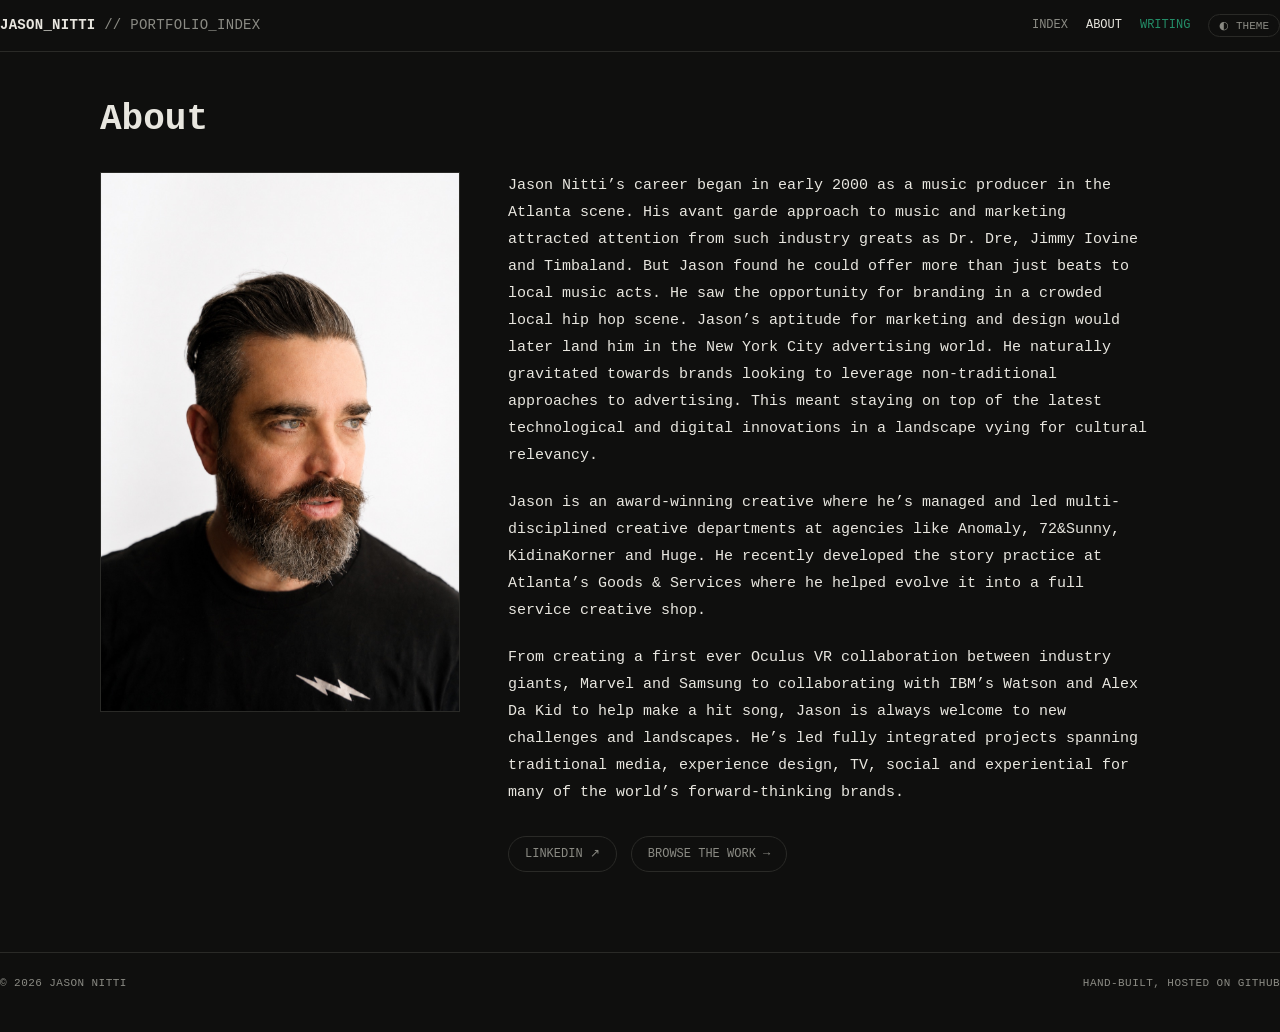
<file: about.html>
<!DOCTYPE html>
<html lang="en">
<head>
  <meta charset="utf-8">
  <meta name="viewport" content="width=device-width, initial-scale=1">
  <title>About — Jason Nitti</title>
  <link rel="icon" href="favicon.svg" type="image/svg+xml">
  <link rel="stylesheet" href="css/style.css?v=10">
  <script>
    document.documentElement.dataset.theme = localStorage.getItem("theme") || "dark";
  </script>
</head>
<body>

  <header class="site">
    <div class="wrap site-bar">
      <a class="brand" href="index.html">JASON_NITTI <span class="dim">// PORTFOLIO_INDEX</span></a>
      <nav class="main">
        <a href="index.html">Index</a>
        <a href="about.html" class="active">About</a>
        <a href="ghostwriterinthemachine/" class="writing">Writing</a>
        <button id="themeToggle" title="Toggle light/dark">◐ theme</button>
      </nav>
    </div>
  </header>

  <main class="wrap about">
    <h1>About</h1>
    <div class="about-grid">
    <div class="portrait"><img src="assets/img/bio-hero.jpg" alt="Jason Nitti"></div>
    <div class="bio">
    <p>Jason Nitti’s career began in early 2000 as a music producer in the Atlanta scene. His avant garde approach to music and marketing attracted attention from such industry greats as Dr. Dre, Jimmy Iovine and Timbaland. But Jason found he could offer more than just beats to local music acts. He saw the opportunity for branding in a crowded local hip hop scene. Jason’s aptitude for marketing and design would later land him in the New York City advertising world. He naturally gravitated towards brands looking to leverage non-traditional approaches to advertising. This meant staying on top of the latest technological and digital innovations in a landscape vying for cultural relevancy.</p>
    <p>Jason is an award-winning creative where he’s managed and led multi-disciplined creative departments at agencies like Anomaly, 72&amp;Sunny, KidinaKorner and Huge. He recently developed the story practice at Atlanta’s Goods &amp; Services where he helped evolve it into a full service creative shop.</p>
    <p>From creating a first ever Oculus VR collaboration between industry giants, Marvel and Samsung to collaborating with IBM’s Watson and Alex Da Kid to help make a hit song, Jason is always welcome to new challenges and landscapes. He’s led fully integrated projects spanning traditional media, experience design, TV, social and experiential for many of the world’s forward-thinking brands.</p>
    <div class="links">
      <a href="https://www.linkedin.com/in/jason-nitti-b01b1b7/" target="_blank" rel="noopener">LinkedIn ↗</a>
      <a href="index.html">Browse the work →</a>
    </div>
    </div>
    </div>
  </main>

  <footer class="site wrap">
    <span>© <span id="yr"></span> Jason Nitti</span>
    <span>hand-built, hosted on GitHub</span>
  </footer>

  <script>
    document.getElementById("yr").textContent = new Date().getFullYear();
    document.getElementById("themeToggle").addEventListener("click", () => {
      const t = document.documentElement.dataset.theme === "dark" ? "light" : "dark";
      document.documentElement.dataset.theme = t;
      localStorage.setItem("theme", t);
    });
  </script>
</body>
</html>
</file>
<file: css/style.css>
/* ============================================================
   JASON NITTI — PORTFOLIO INDEX
   Hand-rolled. No frameworks. Edit freely.
   Theme: monospace index aesthetic, light/dark.
   ============================================================ */

:root {
  --mono: ui-monospace, "SF Mono", Menlo, Monaco, "Cascadia Mono", monospace;
  --bg: #f2efe9;
  --ink: #141414;
  --ink-2: #6b6b66;
  --line: #d8d4cb;
  --card: #faf8f4;
  --accent: #ff4d00;
  --maxw: 1280px;
  --chip: rgba(20, 20, 20, .05);        /* soft index-card chip fill (light) */
  --chip-accent: rgba(255, 77, 0, .10);
  /* Writing nav link — ghostwriter microsite's near-black slate reads legibly
     on cream; the phosphor green only shows up on hover/dark mode. */
  --writing-rest: #1d2529;
}
html[data-theme="dark"] {
  --bg: #0f0f0e;
  --ink: #e8e6df;
  --ink-2: #8b8b84;
  --line: #2a2a27;
  --card: #171716;
  --accent: #ff5c14;
  --writing-rest: rgba(52, 245, 178, .55);
  --chip: rgba(255, 255, 255, .06);     /* soft index-card chip fill (dark) */
  --chip-accent: rgba(255, 92, 20, .15);
}

* { box-sizing: border-box; }
html { scroll-behavior: smooth; }
body {
  margin: 0;
  background: var(--bg);
  color: var(--ink);
  font-family: var(--mono);
  font-size: 14px;
  line-height: 1.55;
  -webkit-font-smoothing: antialiased;
  transition: background .25s ease, color .25s ease;
}
a { color: inherit; text-decoration: none; }
img, video { display: block; max-width: 100%; }

.wrap { max-width: var(--maxw); margin: 0 auto; padding: 0 20px; }

/* ---------- header ---------- */
header.site {
  position: sticky; top: 0; z-index: 50;
  background: var(--bg);
  border-bottom: 1px solid var(--line);
}
.site-bar {
  display: flex; align-items: center; justify-content: space-between;
  gap: 16px; padding: 14px 0;
}
.brand { font-weight: 700; letter-spacing: .02em; text-transform: uppercase; }
.brand .dim { color: var(--ink-2); font-weight: 400; }
nav.main { display: flex; gap: 18px; align-items: center; text-transform: uppercase; font-size: 12px; }
nav.main a { color: var(--ink-2); }
nav.main a:hover, nav.main a.active { color: var(--ink); }
nav.main a.writing { color: var(--writing-rest); }
nav.main a.writing:hover { color: #34f5b2; text-shadow: 0 0 10px rgba(52, 245, 178, .5); }
#themeToggle {
  cursor: pointer; background: none; border: 1px solid var(--line);
  color: var(--ink-2); font-family: var(--mono); font-size: 11px;
  padding: 4px 10px; border-radius: 999px; text-transform: uppercase;
}
#themeToggle:hover { color: var(--ink); border-color: var(--ink-2); }

/* ---------- masthead ---------- */
.masthead { position: relative; border-bottom: 1px solid var(--line); overflow: hidden; }
.masthead video { width: 100%; height: min(62vh, 640px); object-fit: cover; }
.masthead .scrim {
  position: absolute; inset: auto 0 0 0; padding: 18px 20px;
  display: flex; justify-content: space-between; align-items: baseline; gap: 12px;
  color: #fff; font-size: 12px; text-transform: uppercase; letter-spacing: .06em;
  background: linear-gradient(transparent, rgba(0,0,0,.55));
}
.masthead .scrim h1 { margin: 0; font-size: clamp(20px, 4vw, 40px); letter-spacing: .01em; line-height: 1; }
.masthead .scrim .sub { text-align: right; color: rgba(255,255,255,.75); line-height: 1; }

/* ---------- filter bar ---------- */
.filters {
  display: flex; flex-wrap: wrap; gap: 8px 6px; align-items: center;
  padding: 16px 0 6px;
}
.filters .label { color: var(--ink-2); font-size: 11px; text-transform: uppercase; margin-right: 6px; }
.fbtn {
  cursor: pointer; font-family: var(--mono); font-size: 12px;
  text-transform: uppercase; letter-spacing: .04em;
  background: none; border: 1px solid var(--line); color: var(--ink-2);
  padding: 5px 12px; border-radius: 999px;
  transition: all .15s ease;
}
.fbtn:hover { color: var(--ink); border-color: var(--ink-2); }
.fbtn.active { background: var(--ink); color: var(--bg); border-color: var(--ink); }
.fbtn .n { opacity: .55; margin-left: 5px; }
.searchbox {
  margin-left: auto; display: flex; align-items: center; gap: 6px;
}
.searchbox input {
  font-family: var(--mono); font-size: 12px; color: var(--ink);
  background: none; border: none; border-bottom: 1px solid var(--line);
  padding: 5px 2px; width: 160px; outline: none;
}
.searchbox input:focus { border-color: var(--accent); }
.count-line { color: var(--ink-2); font-size: 11px; padding: 6px 0 0; text-transform: uppercase; }

/* ---------- index grid ---------- */
.grid {
  display: grid; gap: 22px;
  grid-template-columns: repeat(auto-fill, minmax(300px, 1fr));
  padding: 22px 0 60px;
}
.card {
  border: 1px solid var(--line); background: var(--card);
  transition: transform .18s ease, border-color .18s ease;
  display: flex; flex-direction: column;
}
.card:hover { transform: translateY(-3px); border-color: var(--ink-2); }
.card .thumb { aspect-ratio: 16/10; overflow: hidden; background: #000; }
.card .thumb img, .card .thumb video {
  display: block; width: 100%; height: 100%; object-fit: cover;
  transition: transform .4s ease, opacity .3s ease;
}
.card:hover .thumb img, .card:hover .thumb video { transform: scale(1.03); }
.card .body { padding: 14px 14px 12px; display: flex; flex-direction: column; gap: 8px; flex: 1; }
.card .id { color: var(--ink-2); font-size: 10px; letter-spacing: .1em; }
.card h3 { margin: 0; font-size: 15px; line-height: 1.35; }
.card .meta { color: var(--ink-2); font-size: 11px; }
.card .tags { display: flex; flex-wrap: wrap; gap: 5px; margin-top: auto; padding-top: 6px; }
.tag {
  font-size: 10px; text-transform: uppercase; letter-spacing: .05em;
  border: 1px solid var(--line); color: var(--ink-2);
  padding: 2px 8px; border-radius: 999px;
}
.tag.accent { border-color: var(--accent); color: var(--accent); }
/* index cards: soft-filled chips read as intentional metadata without the
   visual weight of an outline (the project-page header keeps its outline) */
.card .tag { border-color: transparent; background: var(--chip); padding: 3px 9px; }
.card .tag.accent { border-color: transparent; background: var(--chip-accent); color: var(--accent); }
.empty { color: var(--ink-2); padding: 40px 0; }

/* ---------- project page ---------- */
.crumbs {
  display: flex; justify-content: space-between; gap: 12px;
  padding: 16px 0; font-size: 12px; text-transform: uppercase; color: var(--ink-2);
}
.crumbs a:hover { color: var(--ink); }
.proj-head { padding: 8px 0 4px; max-width: 900px; }
.proj-head h1 { margin: 0 0 10px; font-size: clamp(24px, 4vw, 40px); line-height: 1.15; }
.proj-head .tags { display: flex; gap: 6px; flex-wrap: wrap; margin-bottom: 14px; }
.proj-head .summary { font-size: 15px; line-height: 1.65; margin: 0 0 8px; }
.proj-head .summary p { margin: 0 0 10px; }
.proj-links { display: flex; gap: 10px; flex-wrap: wrap; margin: 14px 0 4px; }
.proj-links[hidden] { display: none; }
.proj-links a {
  font-size: 12px; text-transform: uppercase; letter-spacing: .04em;
  border: 1px solid var(--accent); color: var(--accent);
  padding: 7px 16px; border-radius: 999px; transition: all .15s ease;
}
.proj-links a:hover { background: var(--accent); color: var(--bg); }
.details {
  display: grid; grid-template-columns: repeat(auto-fit, minmax(220px, 1fr));
  gap: 14px 24px; border-top: 1px solid var(--line); border-bottom: 1px solid var(--line);
  padding: 18px 0; margin: 22px 0;
}
.details .d .label { color: var(--ink-2); font-size: 10px; text-transform: uppercase; letter-spacing: .08em; margin-bottom: 3px; }
.details .d .text { font-size: 12.5px; line-height: 1.5; }

/* ---------- story carousel ---------- */
.story { padding: 8px 0 20px; }
.story .head {
  display: flex; align-items: baseline; justify-content: space-between; gap: 10px;
  padding-bottom: 10px;
}
.story .head .t { font-size: 11px; text-transform: uppercase; letter-spacing: .08em; color: var(--ink-2); }
.story .counter { font-size: 12px; color: var(--ink-2); }
.story .counter b { color: var(--ink); }

/* media + caption live in one grid: stacked on mobile, side-by-side on wide
   screens so the keyframe text is always visible without scrolling */
.story-grid { display: grid; grid-template-columns: 1fr; }
@media (min-width: 900px) {
  .story-grid { grid-template-columns: minmax(0, 1fr) 320px; }
  .story-grid .caption {
    border-top: 1px solid var(--line); border-left: none;
    display: flex; flex-direction: column; justify-content: flex-start;
    overflow-y: auto;
  }
}
/* keyframe without copy: media takes the full width, panel disappears */
.story-grid.nocap { grid-template-columns: 1fr; }
.story-grid.nocap .caption { display: none; }
.stage {
  position: relative; border: 1px solid var(--line); background: #000;
  min-width: 0;
}
.stage .media {
  aspect-ratio: 16/9; max-height: 62vh; margin: 0 auto;
  display: flex; align-items: center; justify-content: center;
}
.stage .media img, .stage .media video { width: 100%; height: 100%; object-fit: contain; }
.navbtn {
  position: absolute; top: 50%; transform: translateY(-50%);
  cursor: pointer; border: none; font-family: var(--mono);
  background: rgba(0,0,0,.45); color: #fff; font-size: 20px;
  width: 44px; height: 64px; z-index: 5;
  transition: background .15s ease;
}
.navbtn:hover { background: var(--accent); }
.navbtn.prev { left: 0; }
.navbtn.next { right: 0; }
/* on the last keyframe the next-arrow becomes a "restart" cue */
.navbtn.restart { background: var(--accent); font-size: 17px; }
.caption {
  border: 1px solid var(--line); border-top: none; background: var(--card);
  padding: 16px 18px; min-height: 84px;
}
.caption .ct { font-size: 13px; font-weight: 700; text-transform: uppercase; letter-spacing: .04em; margin: 0 0 6px; }
.caption .cd { margin: 0; color: var(--ink); font-size: 13.5px; line-height: 1.65; max-width: 860px; white-space: pre-line; }
.caption .cd:empty::before { content: "—"; color: var(--ink-2); }
.thumbs {
  display: flex; gap: 8px; padding: 12px 0 0; overflow-x: auto; scrollbar-width: thin;
}
.thumbs button {
  cursor: pointer; padding: 0; border: 2px solid transparent; background: none;
  flex: 0 0 auto; width: 92px; aspect-ratio: 16/10; overflow: hidden; opacity: .55;
  transition: opacity .15s ease, border-color .15s ease;
}
.thumbs button img { width: 100%; height: 100%; object-fit: cover; }
.thumbs button:hover { opacity: .85; }
.thumbs button.active { opacity: 1; border-color: var(--accent); }
.thumbs .vbadge { position: relative; }
.thumbs .vbadge::after {
  content: "▶"; position: absolute; right: 4px; bottom: 2px;
  color: #fff; font-size: 10px; text-shadow: 0 0 4px #000;
}

.proj-footer {
  display: flex; justify-content: space-between; gap: 12px;
  border-top: 1px solid var(--line); margin-top: 30px; padding: 18px 0 60px;
  font-size: 12px; text-transform: uppercase;
}
.proj-footer a { color: var(--ink-2); max-width: 45%; }
.proj-footer a:hover { color: var(--ink); }

/* ---------- about ---------- */
.about { max-width: 1080px; padding: 40px 0 80px; }
.about-grid { display: grid; grid-template-columns: 1fr; gap: 32px; }
@media (min-width: 820px) { .about-grid { grid-template-columns: 360px 1fr; gap: 48px; } }
.about .portrait img { width: 100%; border: 1px solid var(--line); }
.about .bio { max-width: 640px; }
.about h1 { font-size: clamp(24px, 4vw, 36px); margin: 0 0 24px; }
.about p { font-size: 15px; line-height: 1.8; margin: 0 0 20px; }
.about .links { margin-top: 30px; display: flex; gap: 14px; font-size: 12px; text-transform: uppercase; }
.about .links a { border: 1px solid var(--line); padding: 8px 16px; border-radius: 999px; color: var(--ink-2); }
.about .links a:hover { color: var(--ink); border-color: var(--ink-2); }

/* ---------- footer ---------- */
footer.site {
  border-top: 1px solid var(--line);
  padding: 22px 0 40px; color: var(--ink-2); font-size: 11px;
  display: flex; justify-content: space-between; gap: 12px; flex-wrap: wrap;
  text-transform: uppercase; letter-spacing: .04em;
}
footer.site a:hover { color: var(--ink); }

@media (max-width: 640px) {
  .masthead video { height: 46vh; }
  .searchbox { margin-left: 0; width: 100%; }
  .searchbox input { width: 100%; }
  .navbtn { width: 36px; height: 52px; font-size: 16px; }
}
</file>
<file: ghostwriterinthemachine/css/style.css>
/* ============================================================
   GHOSTWRITER IN THE MACHINE — jasonnitti.com/ghostwriterinthemachine
   Hand-rolled. No frameworks.
   Aesthetic: elegant terminal — Spectral for the prose,
   IBM Plex Mono for the machine's marginalia, phosphor green accent.
   ============================================================ */

:root {
  --bg: #0a0d0f;
  --bg-raise: #0e1316;
  --line: #1d2529;
  --ink: #cdd5d0;
  --ink-bright: #eef3ef;
  --ink-dim: #71807a;
  --phos: #34f5b2;
  --phos-dim: rgba(52, 245, 178, .55);
  --phos-faint: rgba(52, 245, 178, .14);
  --glitch-m: rgba(255, 66, 214, .45);
  --glitch-c: rgba(64, 220, 255, .45);
  --serif: "Spectral", Georgia, "Times New Roman", serif;
  --mono: "IBM Plex Mono", ui-monospace, "SF Mono", Menlo, monospace;
  --col: 680px;
  --noise: url("data:image/svg+xml,%3Csvg xmlns='http://www.w3.org/2000/svg' width='140' height='140'%3E%3Cfilter id='n'%3E%3CfeTurbulence type='fractalNoise' baseFrequency='0.9' numOctaves='2'/%3E%3C/filter%3E%3Crect width='140' height='140' filter='url(%23n)' opacity='0.5'/%3E%3C/svg%3E");
}

* { box-sizing: border-box; }
html { scroll-behavior: smooth; scroll-padding-top: 84px; }
body {
  margin: 0;
  background: var(--bg);
  color: var(--ink);
  font-family: var(--serif);
  font-size: 19px;
  line-height: 1.75;
  -webkit-font-smoothing: antialiased;
  text-rendering: optimizeLegibility;
}
a { color: inherit; }
::selection { background: var(--phos); color: #06110c; }

.skip {
  position: absolute; left: -9999px; top: 0; z-index: 200;
  background: var(--phos); color: #06110c; font-family: var(--mono);
  font-size: 12px; padding: 8px 14px; text-decoration: none;
}
.skip:focus { left: 12px; top: 12px; }

/* ---------- progress bar ---------- */
.progress {
  position: fixed; top: 0; left: 0; right: 0; height: 2px;
  z-index: 120; background: transparent; pointer-events: none;
}
.progress-fill {
  height: 100%; width: 100%;
  background: var(--phos);
  box-shadow: 0 0 12px var(--phos-dim);
  transform: scaleX(0); transform-origin: 0 50%;
}

/* ---------- top bar ---------- */
.bar {
  position: fixed; top: 0; left: 0; right: 0; z-index: 100;
  display: flex; align-items: center; justify-content: space-between;
  gap: 16px; padding: 14px 22px;
  font-family: var(--mono); font-size: 11px; letter-spacing: .14em;
  color: var(--ink-dim);
  background: color-mix(in srgb, var(--bg) 82%, transparent);
  backdrop-filter: blur(10px);
  -webkit-backdrop-filter: blur(10px);
  border-bottom: 1px solid var(--line);
}
.bar a { text-decoration: none; color: var(--ink-dim); transition: color .2s ease, text-shadow .2s ease; }
.bar a:hover { color: var(--phos); text-shadow: 0 0 10px var(--phos-faint); }
.bar-home { font-weight: 600; color: var(--ink-bright); }
.bar a.bar-series { color: var(--phos-dim); cursor: pointer; }
.bar a.bar-series:hover { color: var(--phos); text-shadow: 0 0 10px var(--phos-dim); }
.bar-index::before { content: "//: "; color: var(--ink-dim); }

/* ---------- chapter rail ---------- */
.rail {
  position: fixed; right: 26px; top: 50%; transform: translateY(-50%);
  z-index: 90; display: flex; flex-direction: column; gap: 18px;
}
.rail a {
  font-family: var(--mono); font-size: 10px; letter-spacing: .1em;
  color: var(--ink-dim); text-decoration: none;
  display: flex; align-items: center; gap: 8px;
  transition: color .25s ease;
}
.rail a::before {
  content: ""; display: block; width: 14px; height: 1px;
  background: var(--line); transition: background .25s ease, width .25s ease;
}
.rail a:hover { color: var(--ink-bright); }
.rail a.active { color: var(--phos); text-shadow: 0 0 10px var(--phos-faint); }
.rail a.active::before { background: var(--phos); width: 22px; box-shadow: 0 0 8px var(--phos-dim); }

/* ---------- hero ---------- */
.hero {
  position: relative;
  min-height: 100svh;
  display: flex; flex-direction: column;
  align-items: center; justify-content: center;
  text-align: center; overflow: hidden;
  padding: 120px 22px 90px;
  border-bottom: 1px solid var(--line);
}
.hero::before {
  /* dead-channel static + vignette */
  content: ""; position: absolute; inset: 0; pointer-events: none;
  background-image: var(--noise);
  opacity: .05;
}
.hero::after {
  /* scanlines */
  content: ""; position: absolute; inset: 0; pointer-events: none;
  background: repeating-linear-gradient(
    to bottom,
    transparent 0, transparent 2px,
    rgba(0, 0, 0, .22) 3px, transparent 4px
  );
  opacity: .5;
}
.hero-sweep {
  position: absolute; left: 0; right: 0; top: -2px; height: 2px;
  background: linear-gradient(90deg, transparent, var(--phos-dim), transparent);
  opacity: .18; pointer-events: none;
  animation: sweep 9s linear infinite;
}
@keyframes sweep { to { transform: translateY(100vh); } }

.hero-inner { position: relative; z-index: 2; max-width: 900px; }
.hero-eyebrow {
  font-family: var(--mono); font-size: 11px; letter-spacing: .3em;
  color: var(--phos); margin: 0 0 34px;
  text-shadow: 0 0 14px var(--phos-faint);
}
.hero-title {
  margin: 0;
  font-family: var(--mono);
  font-weight: 600;
  font-size: clamp(34px, 6.6vw, 82px);
  line-height: 1.14;
  letter-spacing: .045em;
  color: var(--ink-bright);
  text-shadow: 0 0 34px rgba(52, 245, 178, .12);
}
.cursor {
  color: var(--phos);
  animation: blink 1.05s steps(1) infinite;
  text-shadow: 0 0 12px var(--phos-dim);
}
@keyframes blink { 50% { opacity: 0; } }

.hero-dek {
  font-family: var(--serif); font-style: italic; font-weight: 300;
  font-size: clamp(18px, 2.4vw, 23px); line-height: 1.6;
  color: var(--ink); max-width: 560px; margin: 36px auto 0;
}
.hero-byline {
  font-family: var(--mono); font-size: 11px; letter-spacing: .22em;
  color: var(--ink-dim); margin: 26px 0 0;
}

.hero-epigraph {
  position: relative; z-index: 2;
  margin: 72px 0 0; padding: 0 22px;
  max-width: 460px;
}
.hero-epigraph p {
  margin: 0; font-family: var(--serif); font-style: italic; font-weight: 300;
  font-size: 15.5px; line-height: 1.65; color: var(--ink-dim);
}
.hero-epigraph cite {
  display: block; margin-top: 12px;
  font-family: var(--mono); font-style: normal; font-size: 10px;
  letter-spacing: .24em; color: var(--phos-dim);
}

.hero-scroll {
  position: absolute; bottom: 26px; left: 50%; transform: translateX(-50%);
  z-index: 2; font-family: var(--mono); font-size: 12px;
  color: var(--ink-dim); text-decoration: none;
  animation: drift 2.6s ease-in-out infinite;
}
.hero-scroll:hover { color: var(--phos); }
@keyframes drift { 50% { transform: translate(-50%, 6px); } }

/* ---------- index / toc ---------- */
.toc {
  max-width: 760px; margin: 0 auto; padding: 110px 22px 96px;
}
.toc-title {
  font-family: var(--mono); font-weight: 500; font-size: 12px;
  letter-spacing: .3em; color: var(--phos); margin: 0 0 30px;
}
.toc-list { list-style: none; margin: 0; padding: 0; border-top: 1px solid var(--line); }
.toc-list li { border-bottom: 1px solid var(--line); }
.toc-list a {
  display: flex; align-items: baseline; gap: 26px;
  padding: 26px 10px; text-decoration: none;
  transition: background .25s ease;
}
.toc-list a:hover { background: var(--bg-raise); }
.toc-num {
  font-family: var(--mono); font-size: 13px; color: var(--phos-dim);
  min-width: 30px; transition: color .2s ease;
}
.toc-body { flex: 1; display: flex; flex-direction: column; gap: 6px; }
.toc-name {
  font-family: var(--serif); font-weight: 500; font-size: 23px;
  line-height: 1.3; color: var(--ink-bright);
  transition: color .2s ease, text-shadow .2s ease;
}
.toc-dek {
  font-family: var(--serif); font-style: italic; font-weight: 300;
  font-size: 15.5px; color: var(--ink-dim); line-height: 1.5;
}
.toc-time {
  font-family: var(--mono); font-size: 11px; letter-spacing: .12em;
  color: var(--ink-dim); white-space: nowrap;
}
.toc-list a:hover .toc-num { color: var(--phos); }
.toc-list a:hover .toc-name {
  color: var(--phos);
  text-shadow: 1px 0 var(--glitch-m), -1px 0 var(--glitch-c);
}

/* ---------- chapters ---------- */
.chapter { max-width: var(--col); margin: 0 auto; padding: 96px 22px 30px; }
.ch-head { margin-bottom: 54px; }
.ch-eyebrow {
  display: flex; gap: 12px; align-items: center;
  font-family: var(--mono); font-size: 11px; letter-spacing: .2em;
  color: var(--ink-dim); margin: 0 0 22px;
}
.ch-num { color: var(--phos); text-shadow: 0 0 12px var(--phos-faint); }
.ch-sep { color: var(--line); }
.ch-title {
  margin: 0;
  font-family: var(--serif); font-weight: 600;
  font-size: clamp(31px, 5vw, 46px); line-height: 1.16;
  letter-spacing: -.01em; color: var(--ink-bright);
}
.ch-dek {
  font-family: var(--serif); font-style: italic; font-weight: 300;
  font-size: 20px; line-height: 1.55; color: var(--ink-dim);
  margin: 18px 0 0;
  padding-bottom: 30px;
  border-bottom: 1px solid var(--line);
}

.ch-body p { margin: 0 0 1.45em; }
.ch-body em { font-style: italic; }

.ch-body h3 {
  font-family: var(--mono); font-weight: 500; font-size: 12.5px;
  letter-spacing: .22em; text-transform: uppercase;
  color: var(--ink-bright);
  margin: 3.2em 0 1.6em;
}
.ch-body h3 .slash { color: var(--phos); margin-right: 10px; }

.ch-body blockquote {
  margin: 2.2em 0; padding: 4px 0 4px 24px;
  border-left: 2px solid var(--phos);
}
.ch-body blockquote p {
  margin: 0; font-style: italic; font-weight: 300;
  font-size: 20px; line-height: 1.65; color: var(--ink-bright);
}

.pull {
  font-size: 23.5px; line-height: 1.5; font-weight: 500;
  color: var(--ink-bright);
  margin: 2em 0 !important; padding-left: 24px;
  border-left: 2px solid var(--phos);
  box-shadow: inset 0 0 0 0 transparent; /* keeps border crisp on subpixel */
}

.src {
  font-family: var(--mono); font-size: 10.5px; letter-spacing: .1em;
  color: var(--ink-dim); margin-top: -0.6em !important;
}

.term {
  position: relative; margin: 2.1em 0;
  background: var(--bg-raise);
  border: 1px solid var(--line); border-radius: 2px;
  padding: 20px 22px 16px;
  font-family: var(--mono); font-size: 14px; line-height: 1.8;
  color: var(--phos);
  overflow-x: auto;
}
.term::before {
  content: attr(data-label);
  display: block; margin-bottom: 8px;
  font-size: 9.5px; letter-spacing: .26em; color: var(--ink-dim);
}
.term p { margin: 0; white-space: nowrap; }
.term-dim { color: var(--ink-dim); }

/* ---------- dividers ---------- */
.divider {
  display: flex; align-items: center; gap: 20px;
  max-width: var(--col); margin: 66px auto; padding: 0 22px;
}
.divider::before, .divider::after {
  content: ""; flex: 1; height: 1px; background: var(--line);
}
.divider span { color: var(--phos-dim); font-family: var(--mono); font-size: 12px; }

/* ---------- end / footer ---------- */
.end {
  position: relative;
  margin-top: 90px; padding: 96px 22px 60px;
  border-top: 1px solid var(--line);
  text-align: center; overflow: hidden;
}
.end::before {
  content: ""; position: absolute; inset: 0; pointer-events: none;
  background-image: var(--noise); opacity: .04;
}
.end-mark {
  font-family: var(--mono); font-size: 13px; letter-spacing: .3em;
  color: var(--phos); margin: 0 0 30px;
  text-shadow: 0 0 14px var(--phos-faint);
}
.end-colophon {
  max-width: 470px; margin: 0 auto 34px;
  font-family: var(--serif); font-style: italic; font-weight: 300;
  font-size: 15px; line-height: 1.7; color: var(--ink-dim);
}
.end-links {
  display: flex; gap: 14px; justify-content: center; align-items: center;
  font-family: var(--mono); font-size: 11px; letter-spacing: .16em;
  color: var(--ink-dim);
}
.end-links a { color: var(--ink-dim); text-decoration: none; transition: color .2s ease; }
.end-links a:hover { color: var(--phos); }
.end-copy {
  font-family: var(--mono); font-size: 10px; letter-spacing: .2em;
  color: var(--ink-dim); opacity: .6; margin: 40px 0 0;
}

/* ---------- responsive ---------- */
@media (max-width: 1100px) {
  .rail { display: none; }
}
@media (max-width: 720px) {
  body { font-size: 17.5px; }
  .bar-series { display: none; }
  .toc-list a { gap: 16px; padding: 22px 4px; }
  .toc-name { font-size: 20px; }
  .toc-time { display: none; }
  .chapter { padding-top: 76px; }
  .ch-dek { font-size: 18px; }
  .pull { font-size: 20.5px; }
  .hero { padding-top: 100px; }
  .hero-epigraph { margin-top: 54px; }
}

/* ---------- motion preferences ---------- */
@media (prefers-reduced-motion: reduce) {
  html { scroll-behavior: auto; }
  .cursor, .hero-scroll, .hero-sweep { animation: none; }
  .hero-sweep { display: none; }
}
</file>
